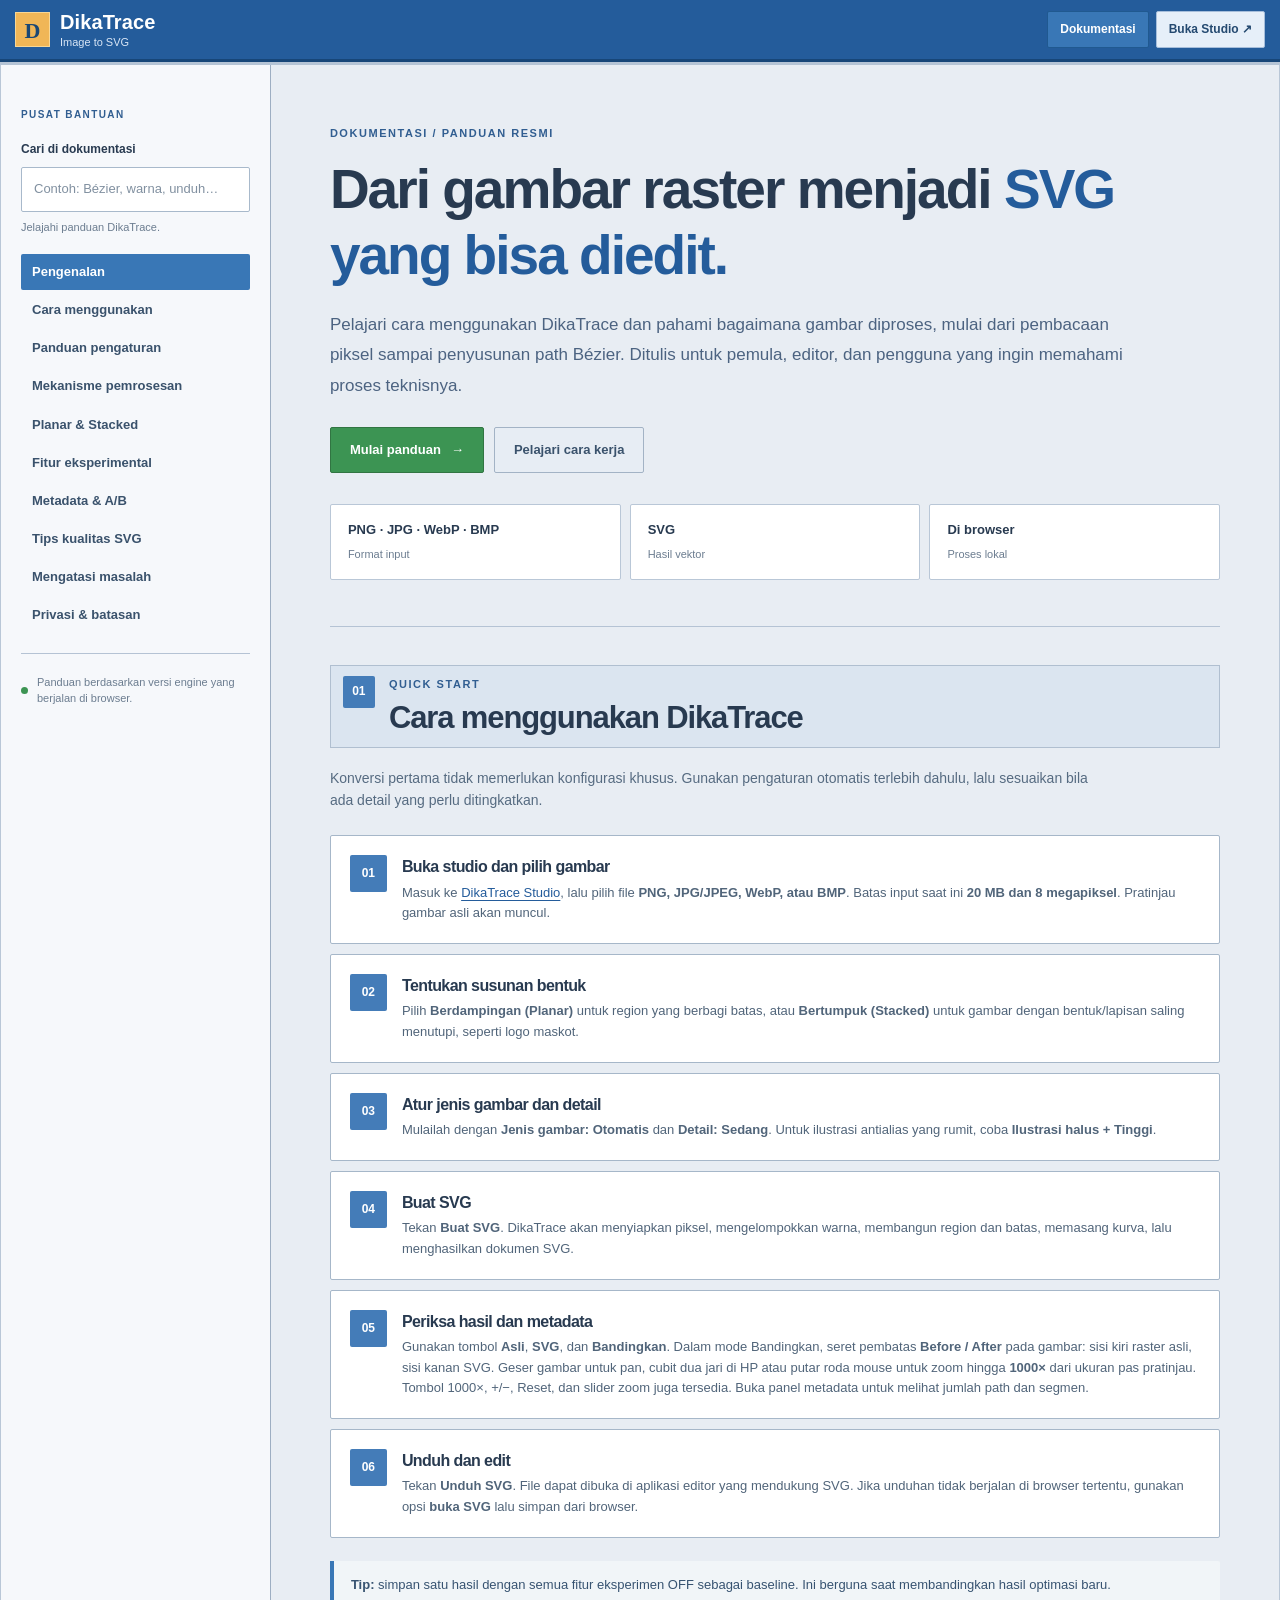
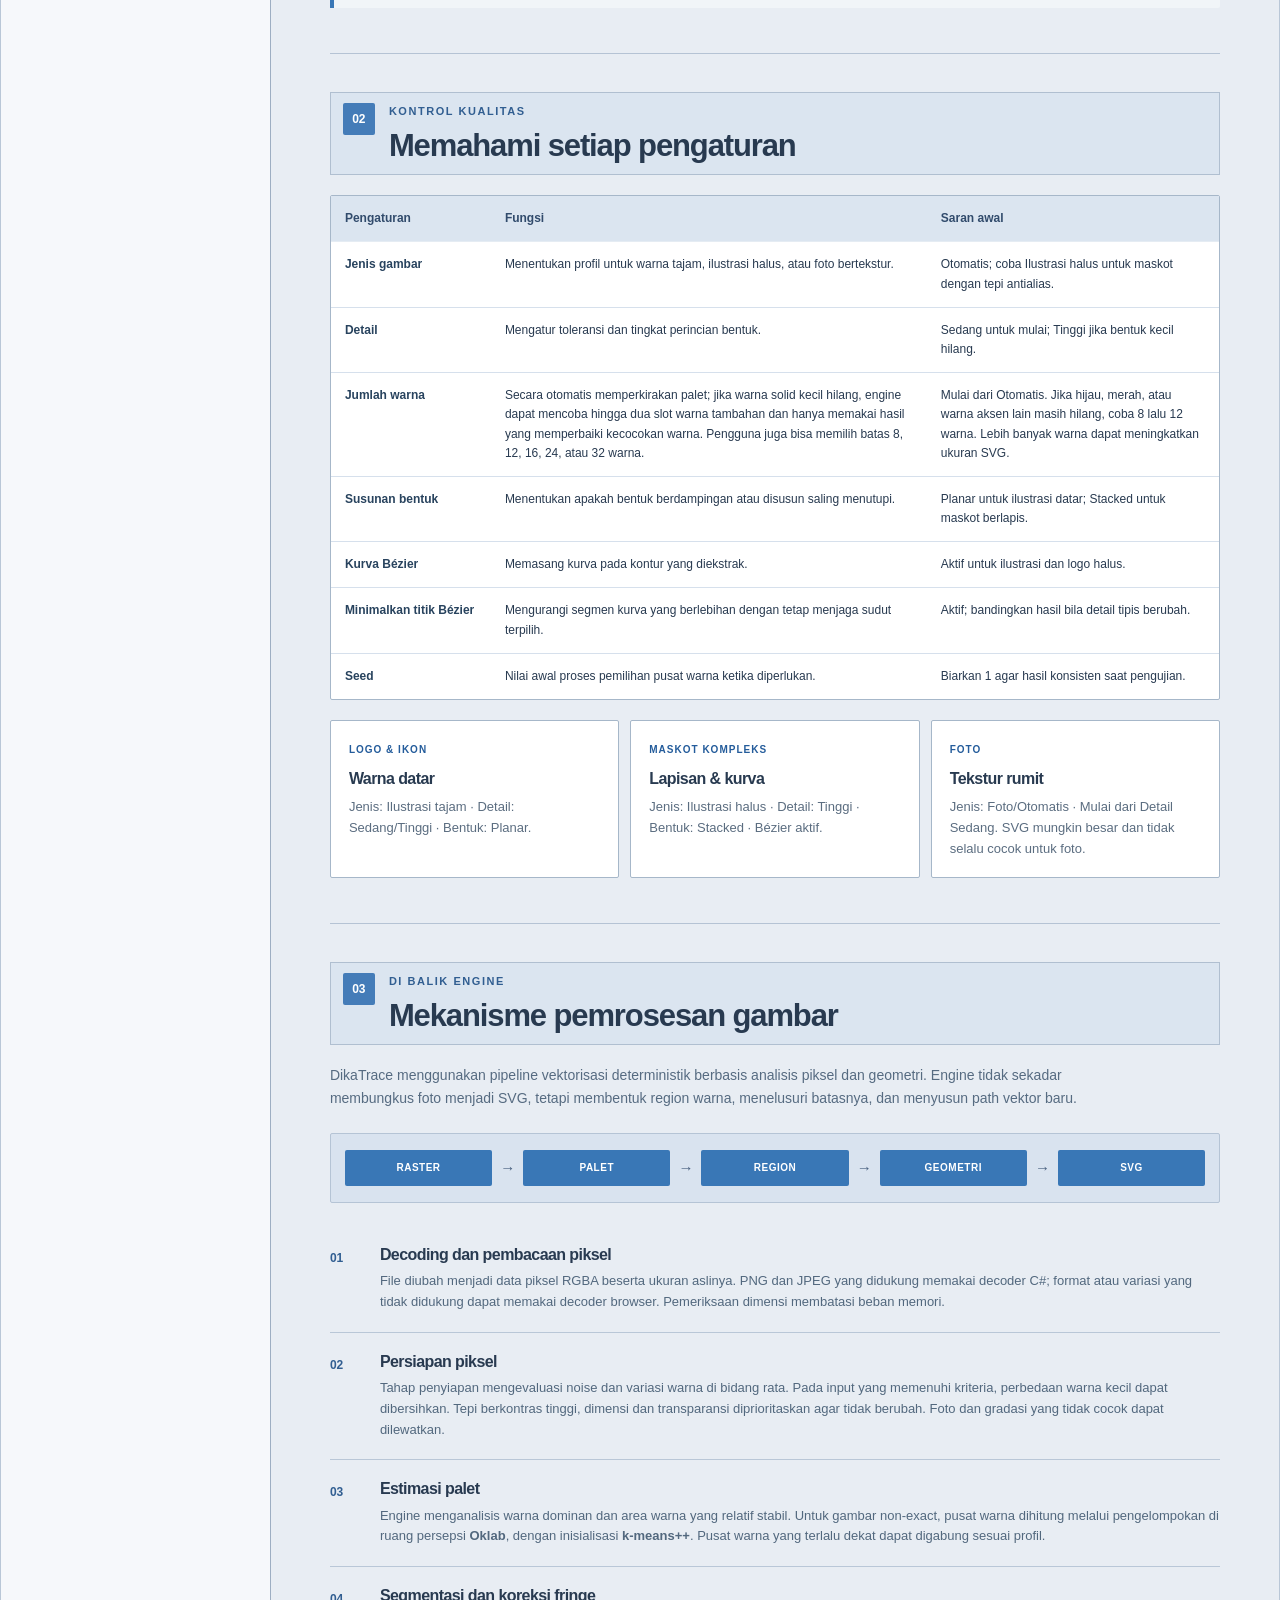
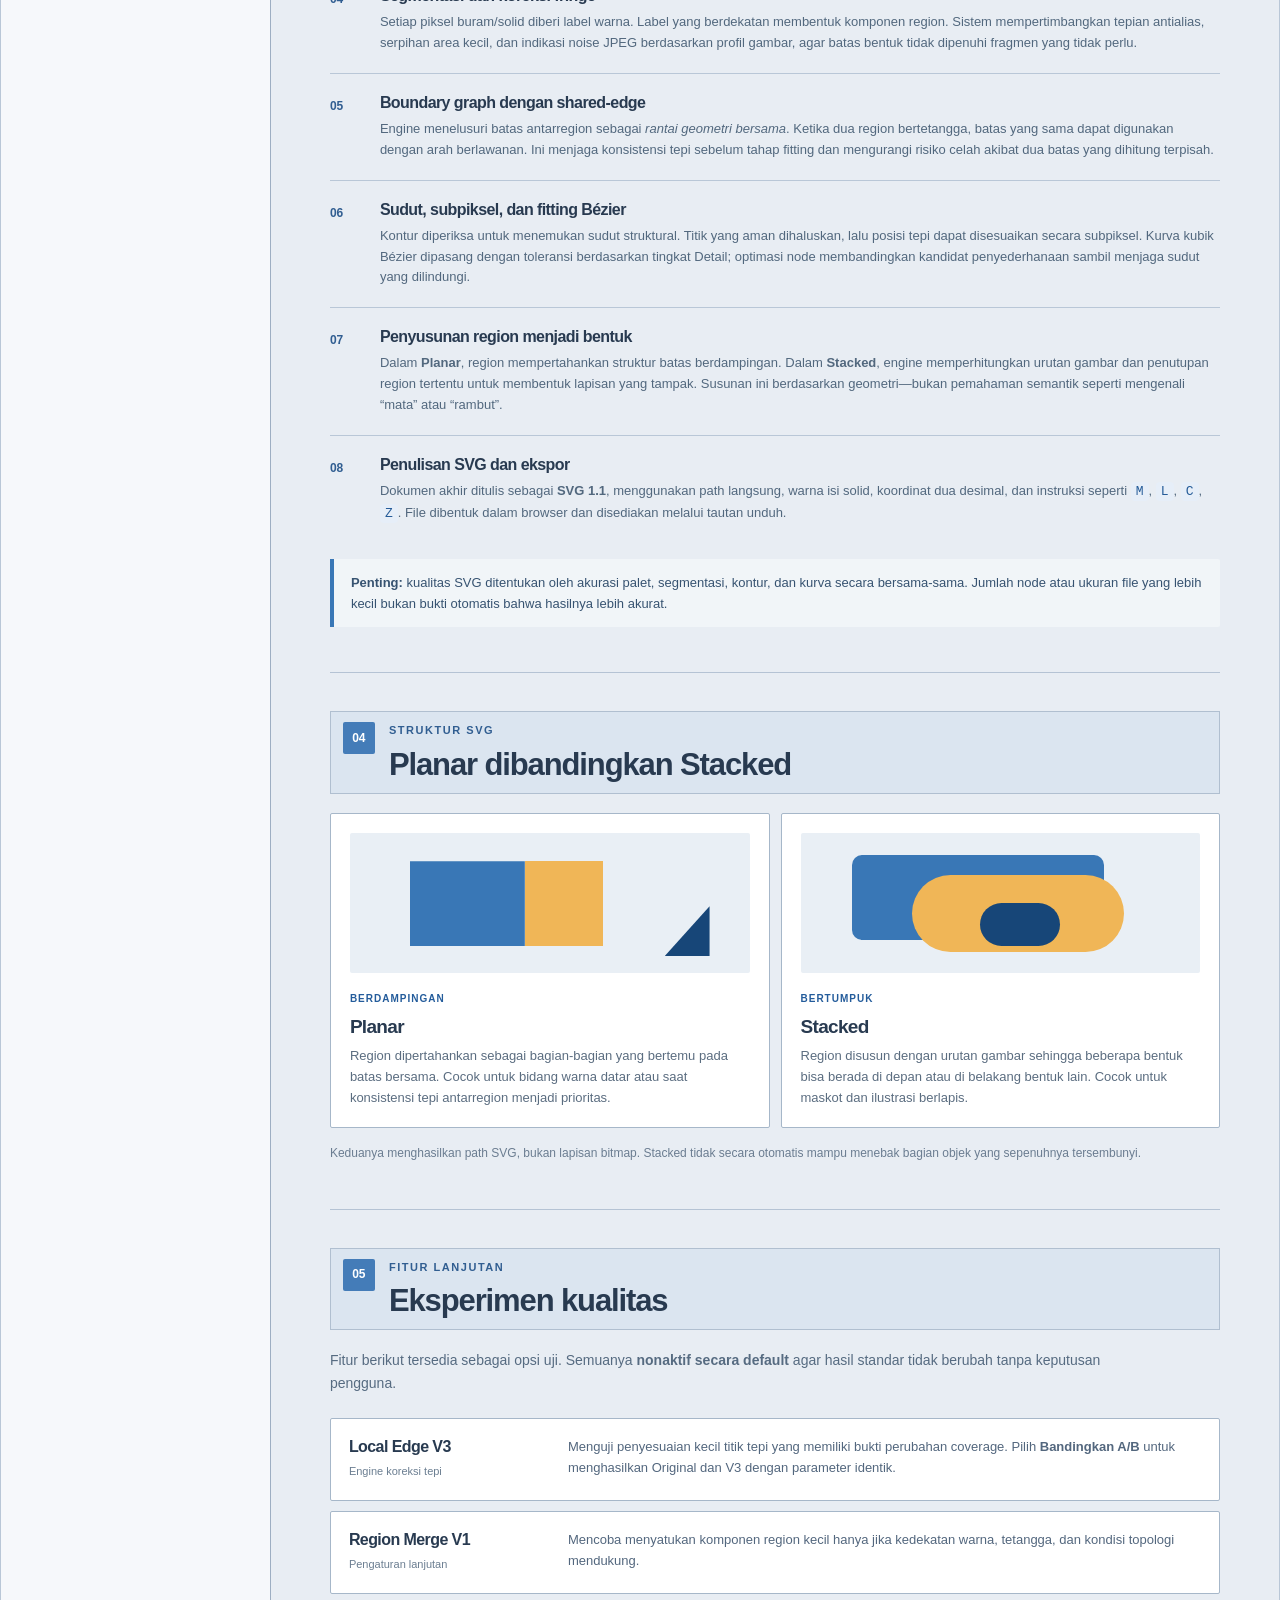
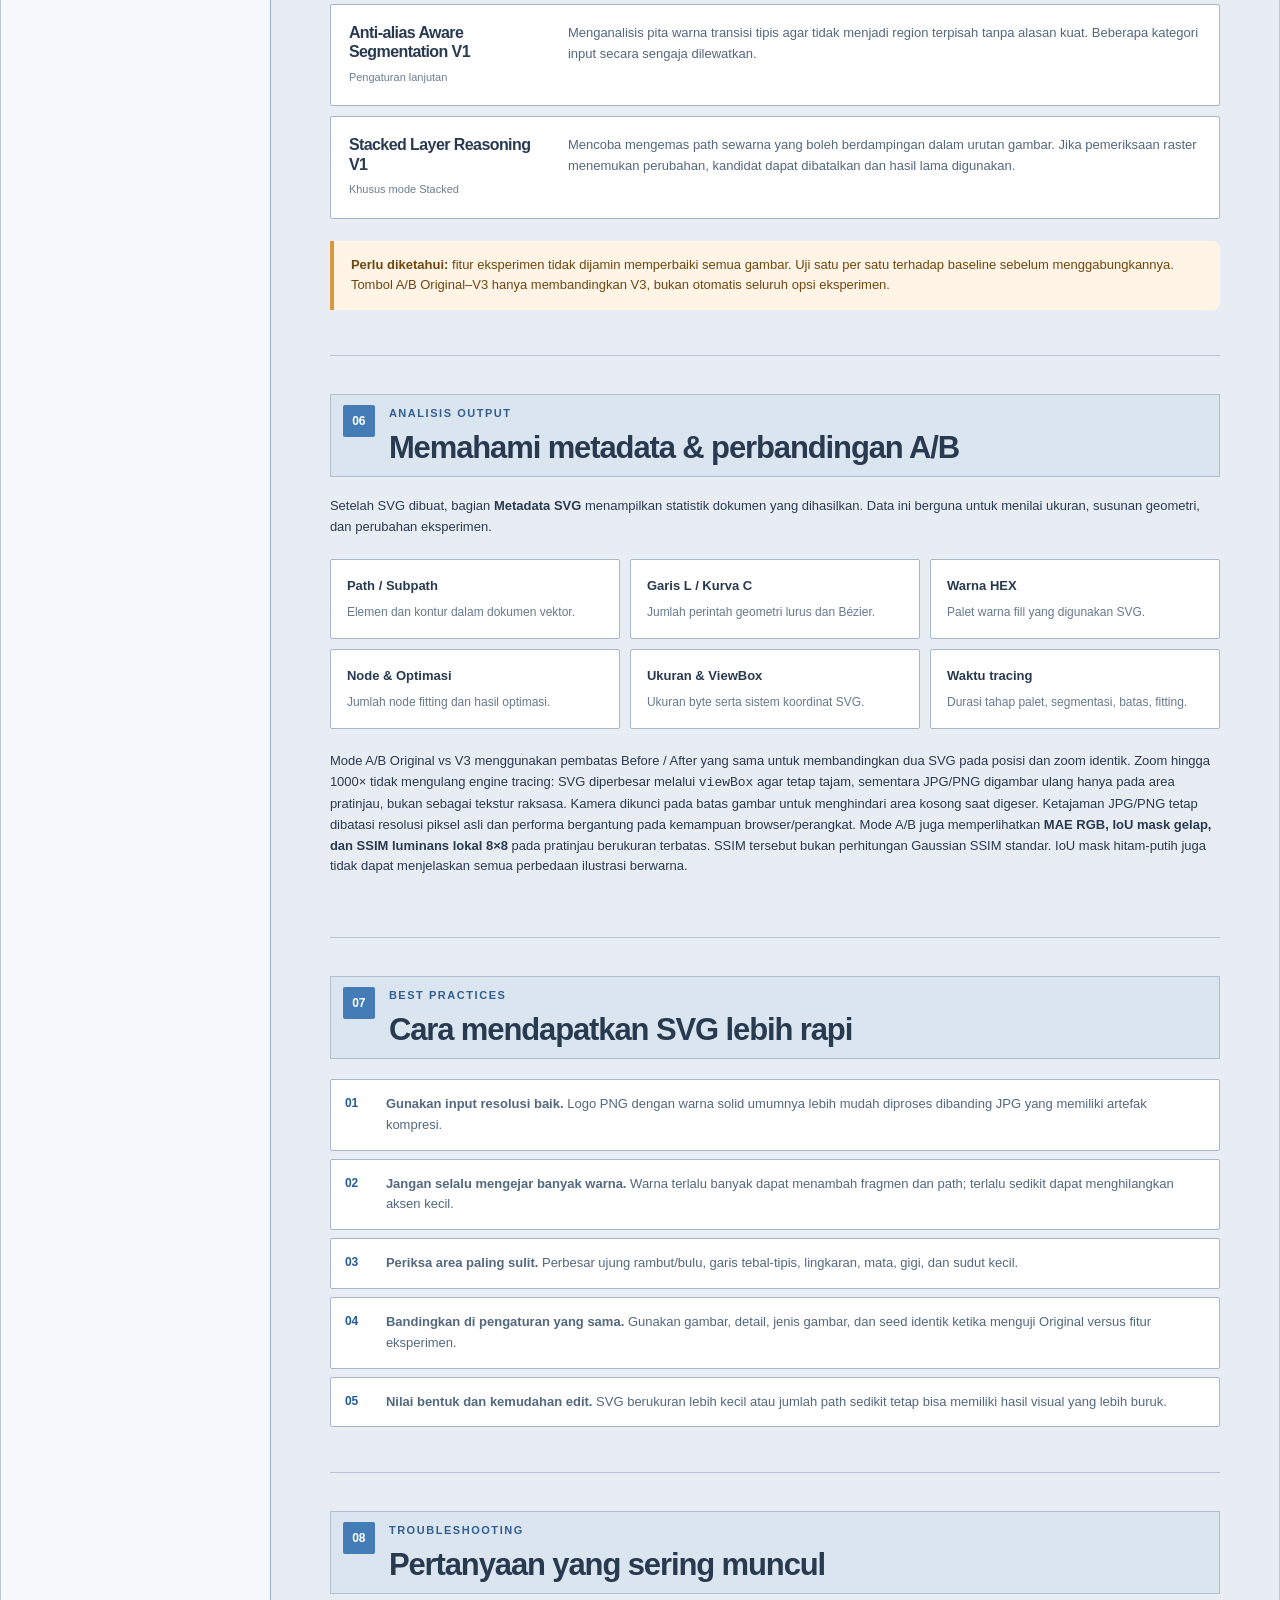
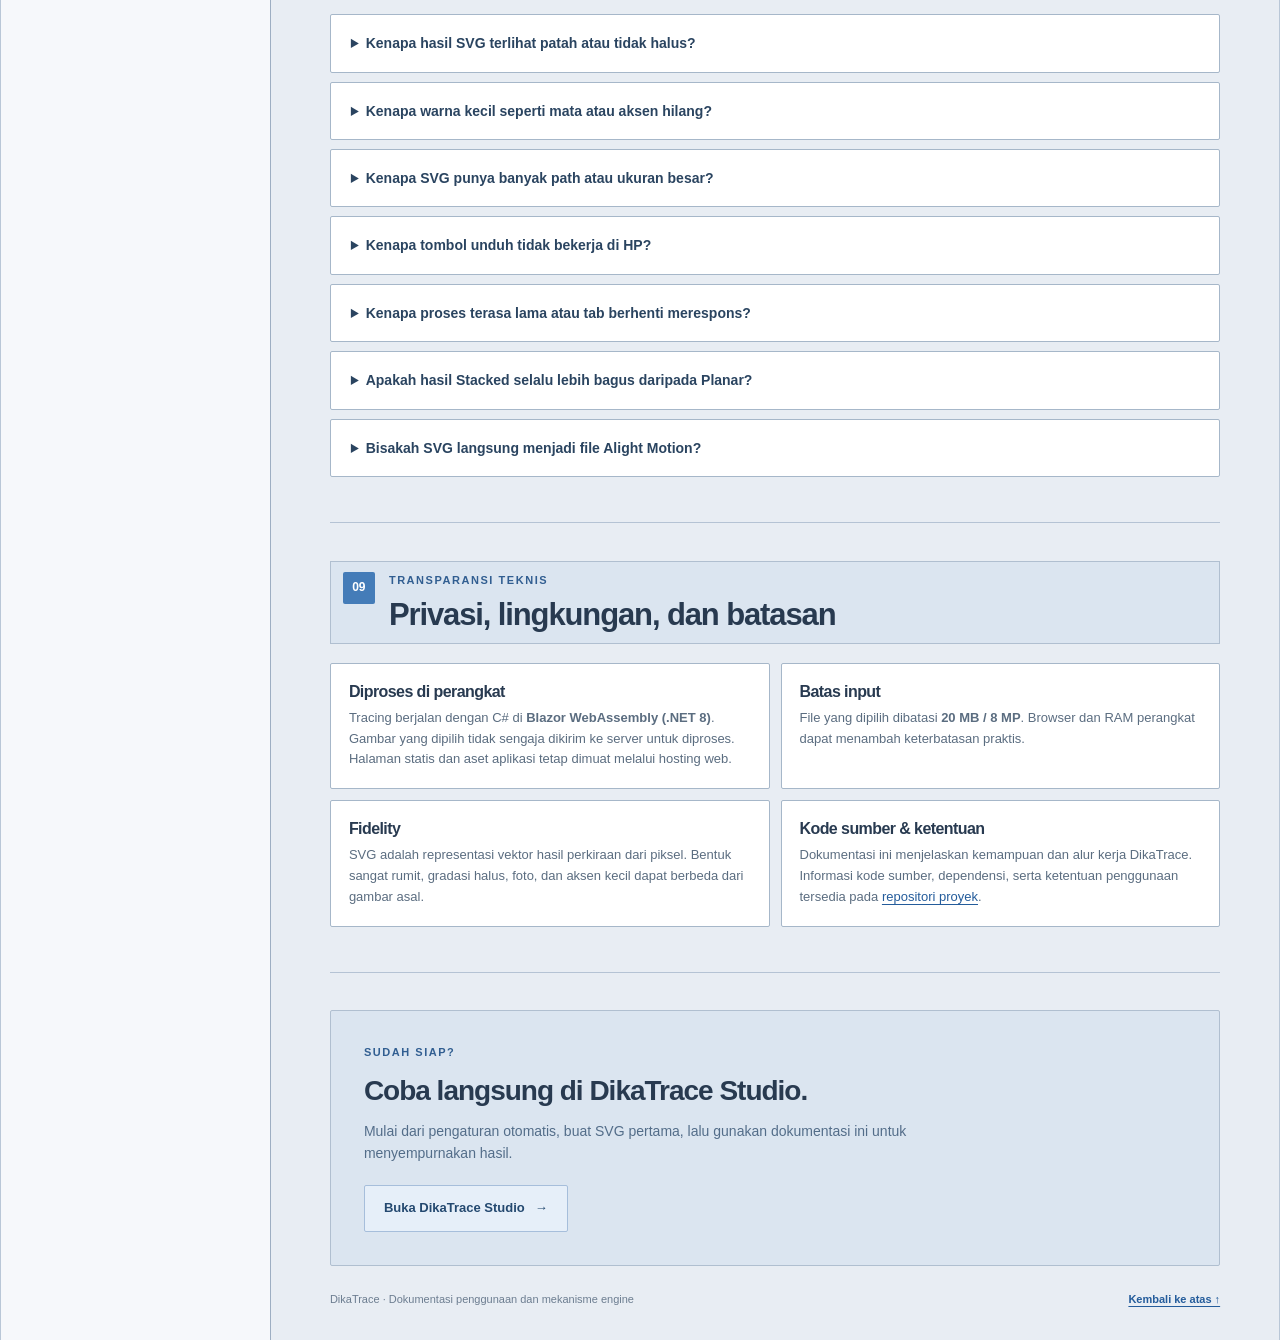
<file: Vecto.Browser/wwwroot/docs/index.html>
<!doctype html>
<html lang="id">
<head>
  <meta charset="utf-8">
  <meta name="viewport" content="width=device-width, initial-scale=1">
  <meta name="theme-color" content="#235ca4">
  <meta name="description" content="Dokumentasi resmi DikaTrace: panduan image-to-SVG, pengaturan kualitas, pipeline vektorisasi, metadata, dan penyelesaian masalah.">
  <title>Dokumentasi DikaTrace — Panduan & Cara Kerja Engine</title>
  <link rel="stylesheet" href="./docs.css?v=2">
  <script type="module" src="./docs.js?v=1"></script>
</head>
<body>
<a class="skip" href="#content">Lewati ke konten</a>
<header class="topbar">
  <div class="topbar-inner">
    <a class="brand" href="../" aria-label="DikaTrace — kembali ke studio">
      <span class="brand-initial" aria-hidden="true">D</span>
      <div class="brand-name"><strong>DikaTrace</strong><span>Image to SVG</span></div>
    </a>
    <nav class="top-links" aria-label="Navigasi utama">
      <a class="is-current" href="./" aria-current="page">Dokumentasi</a>
      <a class="studio-link" href="../">Buka Studio <span aria-hidden="true">↗</span></a>
    </nav>
  </div>
</header>
<div class="reading-progress" aria-hidden="true"><span id="reading-progress"></span></div>
<div class="documentation">
  <aside class="sidebar" aria-label="Daftar isi">
    <div class="sidebar-inner">
      <div class="sidebar-caption">PUSAT BANTUAN</div>
      <label class="search-label" for="doc-search">Cari di dokumentasi</label>
      <input id="doc-search" type="search" autocomplete="off" placeholder="Contoh: Bézier, warna, unduh…" aria-describedby="search-result">
      <p id="search-result" class="search-result" aria-live="polite">Jelajahi panduan DikaTrace.</p>
      <nav class="contents" aria-label="Bagian dokumentasi">
        <a href="#pengenalan">Pengenalan</a>
        <a href="#mulai">Cara menggunakan</a>
        <a href="#pengaturan">Panduan pengaturan</a>
        <a href="#pipeline">Mekanisme pemrosesan</a>
        <a href="#mode">Planar & Stacked</a>
        <a href="#eksperimen">Fitur eksperimental</a>
        <a href="#metadata">Metadata & A/B</a>
        <a href="#tips">Tips kualitas SVG</a>
        <a href="#masalah">Mengatasi masalah</a>
        <a href="#privasi">Privasi & batasan</a>
      </nav>
      <div class="sidebar-bottom"><span class="status-dot" aria-hidden="true"></span> Panduan berdasarkan versi engine yang berjalan di browser.</div>
    </div>
  </aside>
  <main class="main" id="content">
    <section id="pengenalan" class="doc-section hero" data-section>
      <p class="eyebrow">DOKUMENTASI / PANDUAN RESMI</p>
      <h1>Dari gambar raster menjadi <span>SVG yang bisa diedit.</span></h1>
      <p class="lead">Pelajari cara menggunakan DikaTrace dan pahami bagaimana gambar diproses, mulai dari pembacaan piksel sampai penyusunan path Bézier. Ditulis untuk pemula, editor, dan pengguna yang ingin memahami proses teknisnya.</p>
      <div class="hero-actions">
        <a class="btn btn-primary" href="#mulai">Mulai panduan <span aria-hidden="true">→</span></a>
        <a class="btn btn-quiet" href="#pipeline">Pelajari cara kerja</a>
      </div>
      <div class="keyfacts" aria-label="Kemampuan utama">
        <div><strong>PNG · JPG · WebP · BMP</strong><span>Format input</span></div>
        <div><strong>SVG</strong><span>Hasil vektor</span></div>
        <div><strong>Di browser</strong><span>Proses lokal</span></div>
      </div>
    </section>

    <section id="mulai" class="doc-section" data-section>
      <div class="section-heading"><span class="section-number">01</span><div><p class="eyebrow">QUICK START</p><h2>Cara menggunakan DikaTrace</h2></div></div>
      <p class="section-intro">Konversi pertama tidak memerlukan konfigurasi khusus. Gunakan pengaturan otomatis terlebih dahulu, lalu sesuaikan bila ada detail yang perlu ditingkatkan.</p>
      <ol class="walkthrough">
        <li><span class="step-icon">01</span><div><h3>Buka studio dan pilih gambar</h3><p>Masuk ke <a href="../">DikaTrace Studio</a>, lalu pilih file <strong>PNG, JPG/JPEG, WebP, atau BMP</strong>. Batas input saat ini <strong>20 MB dan 8 megapiksel</strong>. Pratinjau gambar asli akan muncul.</p></div></li>
        <li><span class="step-icon">02</span><div><h3>Tentukan susunan bentuk</h3><p>Pilih <strong>Berdampingan (Planar)</strong> untuk region yang berbagi batas, atau <strong>Bertumpuk (Stacked)</strong> untuk gambar dengan bentuk/lapisan saling menutupi, seperti logo maskot.</p></div></li>
        <li><span class="step-icon">03</span><div><h3>Atur jenis gambar dan detail</h3><p>Mulailah dengan <strong>Jenis gambar: Otomatis</strong> dan <strong>Detail: Sedang</strong>. Untuk ilustrasi antialias yang rumit, coba <strong>Ilustrasi halus + Tinggi</strong>.</p></div></li>
        <li><span class="step-icon">04</span><div><h3>Buat SVG</h3><p>Tekan <strong>Buat SVG</strong>. DikaTrace akan menyiapkan piksel, mengelompokkan warna, membangun region dan batas, memasang kurva, lalu menghasilkan dokumen SVG.</p></div></li>
        <li><span class="step-icon">05</span><div><h3>Periksa hasil dan metadata</h3><p>Gunakan tombol <strong>Asli</strong>, <strong>SVG</strong>, dan <strong>Bandingkan</strong>. Dalam mode Bandingkan, seret pembatas <strong>Before / After</strong> pada gambar: sisi kiri raster asli, sisi kanan SVG. Geser gambar untuk pan, cubit dua jari di HP atau putar roda mouse untuk zoom hingga <strong>1000×</strong> dari ukuran pas pratinjau. Tombol 1000×, +/−, Reset, dan slider zoom juga tersedia. Buka panel metadata untuk melihat jumlah path dan segmen.</p></div></li>
        <li><span class="step-icon">06</span><div><h3>Unduh dan edit</h3><p>Tekan <strong>Unduh SVG</strong>. File dapat dibuka di aplikasi editor yang mendukung SVG. Jika unduhan tidak berjalan di browser tertentu, gunakan opsi <strong>buka SVG</strong> lalu simpan dari browser.</p></div></li>
      </ol>
      <div class="note"><strong>Tip:</strong> simpan satu hasil dengan semua fitur eksperimen OFF sebagai baseline. Ini berguna saat membandingkan hasil optimasi baru.</div>
    </section>

    <section id="pengaturan" class="doc-section" data-section>
      <div class="section-heading"><span class="section-number">02</span><div><p class="eyebrow">KONTROL KUALITAS</p><h2>Memahami setiap pengaturan</h2></div></div>
      <div class="table-wrap">
        <table>
          <thead><tr><th>Pengaturan</th><th>Fungsi</th><th>Saran awal</th></tr></thead>
          <tbody>
            <tr><th scope="row">Jenis gambar</th><td>Menentukan profil untuk warna tajam, ilustrasi halus, atau foto bertekstur.</td><td>Otomatis; coba Ilustrasi halus untuk maskot dengan tepi antialias.</td></tr>
            <tr><th scope="row">Detail</th><td>Mengatur toleransi dan tingkat perincian bentuk.</td><td>Sedang untuk mulai; Tinggi jika bentuk kecil hilang.</td></tr>
            <tr><th scope="row">Jumlah warna</th><td>Secara otomatis memperkirakan palet; jika warna solid kecil hilang, engine dapat mencoba hingga dua slot warna tambahan dan hanya memakai hasil yang memperbaiki kecocokan warna. Pengguna juga bisa memilih batas 8, 12, 16, 24, atau 32 warna.</td><td>Mulai dari Otomatis. Jika hijau, merah, atau warna aksen lain masih hilang, coba 8 lalu 12 warna. Lebih banyak warna dapat meningkatkan ukuran SVG.</td></tr>
            <tr><th scope="row">Susunan bentuk</th><td>Menentukan apakah bentuk berdampingan atau disusun saling menutupi.</td><td>Planar untuk ilustrasi datar; Stacked untuk maskot berlapis.</td></tr>
            <tr><th scope="row">Kurva Bézier</th><td>Memasang kurva pada kontur yang diekstrak.</td><td>Aktif untuk ilustrasi dan logo halus.</td></tr>
            <tr><th scope="row">Minimalkan titik Bézier</th><td>Mengurangi segmen kurva yang berlebihan dengan tetap menjaga sudut terpilih.</td><td>Aktif; bandingkan hasil bila detail tipis berubah.</td></tr>
            <tr><th scope="row">Seed</th><td>Nilai awal proses pemilihan pusat warna ketika diperlukan.</td><td>Biarkan 1 agar hasil konsisten saat pengujian.</td></tr>
          </tbody>
        </table>
      </div>
      <div class="preset-grid">
        <article class="preset"><span class="preset-label">LOGO & IKON</span><h3>Warna datar</h3><p>Jenis: Ilustrasi tajam · Detail: Sedang/Tinggi · Bentuk: Planar.</p></article>
        <article class="preset"><span class="preset-label">MASKOT KOMPLEKS</span><h3>Lapisan & kurva</h3><p>Jenis: Ilustrasi halus · Detail: Tinggi · Bentuk: Stacked · Bézier aktif.</p></article>
        <article class="preset"><span class="preset-label">FOTO</span><h3>Tekstur rumit</h3><p>Jenis: Foto/Otomatis · Mulai dari Detail Sedang. SVG mungkin besar dan tidak selalu cocok untuk foto.</p></article>
      </div>
    </section>

    <section id="pipeline" class="doc-section" data-section>
      <div class="section-heading"><span class="section-number">03</span><div><p class="eyebrow">DI BALIK ENGINE</p><h2>Mekanisme pemrosesan gambar</h2></div></div>
      <p class="section-intro">DikaTrace menggunakan pipeline vektorisasi deterministik berbasis analisis piksel dan geometri. Engine tidak sekadar membungkus foto menjadi SVG, tetapi membentuk region warna, menelusuri batasnya, dan menyusun path vektor baru.</p>
      <div class="pipeline-overview" role="img" aria-label="Alur pemrosesan: Input raster, persiapan piksel, palet, segmentasi, boundary graph, fitting Bézier, penyusunan bentuk, SVG">
        <span>RASTER</span><b aria-hidden="true">→</b><span>PALET</span><b aria-hidden="true">→</b><span>REGION</span><b aria-hidden="true">→</b><span>GEOMETRI</span><b aria-hidden="true">→</b><span>SVG</span>
      </div>
      <div class="pipeline-list">
        <article class="pipeline-step"><span>01</span><div><h3>Decoding dan pembacaan piksel</h3><p>File diubah menjadi data piksel RGBA beserta ukuran aslinya. PNG dan JPEG yang didukung memakai decoder C#; format atau variasi yang tidak didukung dapat memakai decoder browser. Pemeriksaan dimensi membatasi beban memori.</p></div></article>
        <article class="pipeline-step"><span>02</span><div><h3>Persiapan piksel</h3><p>Tahap penyiapan mengevaluasi noise dan variasi warna di bidang rata. Pada input yang memenuhi kriteria, perbedaan warna kecil dapat dibersihkan. Tepi berkontras tinggi, dimensi dan transparansi diprioritaskan agar tidak berubah. Foto dan gradasi yang tidak cocok dapat dilewatkan.</p></div></article>
        <article class="pipeline-step"><span>03</span><div><h3>Estimasi palet</h3><p>Engine menganalisis warna dominan dan area warna yang relatif stabil. Untuk gambar non-exact, pusat warna dihitung melalui pengelompokan di ruang persepsi <strong>Oklab</strong>, dengan inisialisasi <strong>k-means++</strong>. Pusat warna yang terlalu dekat dapat digabung sesuai profil.</p></div></article>
        <article class="pipeline-step"><span>04</span><div><h3>Segmentasi dan koreksi fringe</h3><p>Setiap piksel buram/solid diberi label warna. Label yang berdekatan membentuk komponen region. Sistem mempertimbangkan tepian antialias, serpihan area kecil, dan indikasi noise JPEG berdasarkan profil gambar, agar batas bentuk tidak dipenuhi fragmen yang tidak perlu.</p></div></article>
        <article class="pipeline-step"><span>05</span><div><h3>Boundary graph dengan shared-edge</h3><p>Engine menelusuri batas antarregion sebagai <em>rantai geometri bersama</em>. Ketika dua region bertetangga, batas yang sama dapat digunakan dengan arah berlawanan. Ini menjaga konsistensi tepi sebelum tahap fitting dan mengurangi risiko celah akibat dua batas yang dihitung terpisah.</p></div></article>
        <article class="pipeline-step"><span>06</span><div><h3>Sudut, subpiksel, dan fitting Bézier</h3><p>Kontur diperiksa untuk menemukan sudut struktural. Titik yang aman dihaluskan, lalu posisi tepi dapat disesuaikan secara subpiksel. Kurva kubik Bézier dipasang dengan toleransi berdasarkan tingkat Detail; optimasi node membandingkan kandidat penyederhanaan sambil menjaga sudut yang dilindungi.</p></div></article>
        <article class="pipeline-step"><span>07</span><div><h3>Penyusunan region menjadi bentuk</h3><p>Dalam <strong>Planar</strong>, region mempertahankan struktur batas berdampingan. Dalam <strong>Stacked</strong>, engine memperhitungkan urutan gambar dan penutupan region tertentu untuk membentuk lapisan yang tampak. Susunan ini berdasarkan geometri—bukan pemahaman semantik seperti mengenali “mata” atau “rambut”.</p></div></article>
        <article class="pipeline-step"><span>08</span><div><h3>Penulisan SVG dan ekspor</h3><p>Dokumen akhir ditulis sebagai <strong>SVG 1.1</strong>, menggunakan path langsung, warna isi solid, koordinat dua desimal, dan instruksi seperti <code>M</code>, <code>L</code>, <code>C</code>, <code>Z</code>. File dibentuk dalam browser dan disediakan melalui tautan unduh.</p></div></article>
      </div>
      <div class="note"><strong>Penting:</strong> kualitas SVG ditentukan oleh akurasi palet, segmentasi, kontur, dan kurva secara bersama-sama. Jumlah node atau ukuran file yang lebih kecil bukan bukti otomatis bahwa hasilnya lebih akurat.</div>
    </section>

    <section id="mode" class="doc-section" data-section>
      <div class="section-heading"><span class="section-number">04</span><div><p class="eyebrow">STRUKTUR SVG</p><h2>Planar dibandingkan Stacked</h2></div></div>
      <div class="mode-grid">
        <article class="mode-card">
          <div class="mode-visual planar-visual" aria-hidden="true"><i></i><i></i><i></i></div>
          <span class="mode-tag">BERDAMPINGAN</span><h3>Planar</h3>
          <p>Region dipertahankan sebagai bagian-bagian yang bertemu pada batas bersama. Cocok untuk bidang warna datar atau saat konsistensi tepi antarregion menjadi prioritas.</p>
        </article>
        <article class="mode-card">
          <div class="mode-visual stacked-visual" aria-hidden="true"><i></i><i></i><i></i></div>
          <span class="mode-tag">BERTUMPUK</span><h3>Stacked</h3>
          <p>Region disusun dengan urutan gambar sehingga beberapa bentuk bisa berada di depan atau di belakang bentuk lain. Cocok untuk maskot dan ilustrasi berlapis.</p>
        </article>
      </div>
      <p class="fineprint">Keduanya menghasilkan path SVG, bukan lapisan bitmap. Stacked tidak secara otomatis mampu menebak bagian objek yang sepenuhnya tersembunyi.</p>
    </section>

    <section id="eksperimen" class="doc-section" data-section>
      <div class="section-heading"><span class="section-number">05</span><div><p class="eyebrow">FITUR LANJUTAN</p><h2>Eksperimen kualitas</h2></div></div>
      <p class="section-intro">Fitur berikut tersedia sebagai opsi uji. Semuanya <strong>nonaktif secara default</strong> agar hasil standar tidak berubah tanpa keputusan pengguna.</p>
      <div class="feature-list">
        <article><div><h3>Local Edge V3</h3><span>Engine koreksi tepi</span></div><p>Menguji penyesuaian kecil titik tepi yang memiliki bukti perubahan coverage. Pilih <strong>Bandingkan A/B</strong> untuk menghasilkan Original dan V3 dengan parameter identik.</p></article>
        <article><div><h3>Region Merge V1</h3><span>Pengaturan lanjutan</span></div><p>Mencoba menyatukan komponen region kecil hanya jika kedekatan warna, tetangga, dan kondisi topologi mendukung.</p></article>
        <article><div><h3>Anti-alias Aware Segmentation V1</h3><span>Pengaturan lanjutan</span></div><p>Menganalisis pita warna transisi tipis agar tidak menjadi region terpisah tanpa alasan kuat. Beberapa kategori input secara sengaja dilewatkan.</p></article>
        <article><div><h3>Stacked Layer Reasoning V1</h3><span>Khusus mode Stacked</span></div><p>Mencoba mengemas path sewarna yang boleh berdampingan dalam urutan gambar. Jika pemeriksaan raster menemukan perubahan, kandidat dapat dibatalkan dan hasil lama digunakan.</p></article>
      </div>
      <div class="warning"><strong>Perlu diketahui:</strong> fitur eksperimen tidak dijamin memperbaiki semua gambar. Uji satu per satu terhadap baseline sebelum menggabungkannya. Tombol A/B Original–V3 hanya membandingkan V3, bukan otomatis seluruh opsi eksperimen.</div>
    </section>

    <section id="metadata" class="doc-section" data-section>
      <div class="section-heading"><span class="section-number">06</span><div><p class="eyebrow">ANALISIS OUTPUT</p><h2>Memahami metadata & perbandingan A/B</h2></div></div>
      <p>Setelah SVG dibuat, bagian <strong>Metadata SVG</strong> menampilkan statistik dokumen yang dihasilkan. Data ini berguna untuk menilai ukuran, susunan geometri, dan perubahan eksperimen.</p>
      <div class="metric-grid">
        <div><strong>Path / Subpath</strong><span>Elemen dan kontur dalam dokumen vektor.</span></div>
        <div><strong>Garis L / Kurva C</strong><span>Jumlah perintah geometri lurus dan Bézier.</span></div>
        <div><strong>Warna HEX</strong><span>Palet warna fill yang digunakan SVG.</span></div>
        <div><strong>Node & Optimasi</strong><span>Jumlah node fitting dan hasil optimasi.</span></div>
        <div><strong>Ukuran & ViewBox</strong><span>Ukuran byte serta sistem koordinat SVG.</span></div>
        <div><strong>Waktu tracing</strong><span>Durasi tahap palet, segmentasi, batas, fitting.</span></div>
      </div>
      <p>Mode A/B Original vs V3 menggunakan pembatas Before / After yang sama untuk membandingkan dua SVG pada posisi dan zoom identik. Zoom hingga 1000× tidak mengulang engine tracing: SVG diperbesar melalui <code>viewBox</code> agar tetap tajam, sementara JPG/PNG digambar ulang hanya pada area pratinjau, bukan sebagai tekstur raksasa. Kamera dikunci pada batas gambar untuk menghindari area kosong saat digeser. Ketajaman JPG/PNG tetap dibatasi resolusi piksel asli dan performa bergantung pada kemampuan browser/perangkat. Mode A/B juga memperlihatkan <strong>MAE RGB, IoU mask gelap, dan SSIM luminans lokal 8×8</strong> pada pratinjau berukuran terbatas. SSIM tersebut bukan perhitungan Gaussian SSIM standar. IoU mask hitam-putih juga tidak dapat menjelaskan semua perbedaan ilustrasi berwarna.</p>
    </section>

    <section id="tips" class="doc-section" data-section>
      <div class="section-heading"><span class="section-number">07</span><div><p class="eyebrow">BEST PRACTICES</p><h2>Cara mendapatkan SVG lebih rapi</h2></div></div>
      <div class="advice-list">
        <div><span>01</span><p><strong>Gunakan input resolusi baik.</strong> Logo PNG dengan warna solid umumnya lebih mudah diproses dibanding JPG yang memiliki artefak kompresi.</p></div>
        <div><span>02</span><p><strong>Jangan selalu mengejar banyak warna.</strong> Warna terlalu banyak dapat menambah fragmen dan path; terlalu sedikit dapat menghilangkan aksen kecil.</p></div>
        <div><span>03</span><p><strong>Periksa area paling sulit.</strong> Perbesar ujung rambut/bulu, garis tebal-tipis, lingkaran, mata, gigi, dan sudut kecil.</p></div>
        <div><span>04</span><p><strong>Bandingkan di pengaturan yang sama.</strong> Gunakan gambar, detail, jenis gambar, dan seed identik ketika menguji Original versus fitur eksperimen.</p></div>
        <div><span>05</span><p><strong>Nilai bentuk dan kemudahan edit.</strong> SVG berukuran lebih kecil atau jumlah path sedikit tetap bisa memiliki hasil visual yang lebih buruk.</p></div>
      </div>
    </section>

    <section id="masalah" class="doc-section" data-section>
      <div class="section-heading"><span class="section-number">08</span><div><p class="eyebrow">TROUBLESHOOTING</p><h2>Pertanyaan yang sering muncul</h2></div></div>
      <div class="faq">
        <details><summary>Kenapa hasil SVG terlihat patah atau tidak halus?</summary><p>Coba aktifkan Kurva Bézier, naikkan Detail, dan periksa apakah input terlalu kecil atau terkompresi. Jangan langsung mengaktifkan semua eksperimen sekaligus.</p></details>
        <details><summary>Kenapa warna kecil seperti mata atau aksen hilang?</summary><p>Palet otomatis mengutamakan warna yang memiliki dukungan cukup pada sumber. Warna dengan area sangat kecil atau tercampur noise bisa terwakili oleh warna lain. DikaTrace mencoba melindungi warna solid yang memang ada di sumber. Jika masih hilang, pada <strong>Batas warna SVG</strong> pilih 8 atau 12 warna, lalu tekan Buat SVG ulang. Coba input PNG bersih dan bandingkan mode Ilustrasi halus/Tinggi; tidak ada jaminan setiap warna kecil dipertahankan.</p></details>
        <details><summary>Kenapa SVG punya banyak path atau ukuran besar?</summary><p>Gambar rumit memiliki lebih banyak region dan batas. Jumlah path juga dipengaruhi mode Planar/Stacked. Lihat angka segmen L/C dan hasil render, bukan hanya ukuran berkas.</p></details>
        <details><summary>Kenapa tombol unduh tidak bekerja di HP?</summary><p>Coba tautan cadangan <strong>Buka SVG lalu simpan lewat browser</strong>. Beberapa WebView membatasi unduhan dari blob URL. Browser Chrome/Firefox terbaru biasanya lebih kompatibel.</p></details>
        <details><summary>Kenapa proses terasa lama atau tab berhenti merespons?</summary><p>Tracing dan perakitan SVG mengonsumsi CPU dan memori perangkat yang digunakan. Coba input lebih kecil, Detail Sedang, atau kurangi kompleksitas gambar. Pemrosesan lokal tidak otomatis berarti instan.</p></details>
        <details><summary>Apakah hasil Stacked selalu lebih bagus daripada Planar?</summary><p>Tidak. Stacked mengubah struktur tumpukan path dan mungkin lebih cocok untuk gambar tertentu, tetapi bentuk yang sulit tetap perlu dibandingkan secara visual.</p></details>
        <details><summary>Bisakah SVG langsung menjadi file Alight Motion?</summary><p>DikaTrace mengekspor SVG standar. Konversi ke format lain perlu aplikasi atau alat konversi yang mendukung SVG; proses tersebut tidak termasuk ekspor SVG bawaan di halaman ini.</p></details>
      </div>
    </section>

    <section id="privasi" class="doc-section" data-section>
      <div class="section-heading"><span class="section-number">09</span><div><p class="eyebrow">TRANSPARANSI TEKNIS</p><h2>Privasi, lingkungan, dan batasan</h2></div></div>
      <div class="privacy-grid">
        <div><h3>Diproses di perangkat</h3><p>Tracing berjalan dengan C# di <strong>Blazor WebAssembly (.NET 8)</strong>. Gambar yang dipilih tidak sengaja dikirim ke server untuk diproses. Halaman statis dan aset aplikasi tetap dimuat melalui hosting web.</p></div>
        <div><h3>Batas input</h3><p>File yang dipilih dibatasi <strong>20 MB / 8 MP</strong>. Browser dan RAM perangkat dapat menambah keterbatasan praktis.</p></div>
        <div><h3>Fidelity</h3><p>SVG adalah representasi vektor hasil perkiraan dari piksel. Bentuk sangat rumit, gradasi halus, foto, dan aksen kecil dapat berbeda dari gambar asal.</p></div>
        <div><h3>Kode sumber & ketentuan</h3><p>Dokumentasi ini menjelaskan kemampuan dan alur kerja DikaTrace. Informasi kode sumber, dependensi, serta ketentuan penggunaan tersedia pada <a href="https://github.com/akidwush/Vectowasm" target="_blank" rel="noopener noreferrer">repositori proyek</a>.</p></div>
      </div>
    </section>

    <section class="end-cta" aria-label="Buka aplikasi">
      <p class="eyebrow">SUDAH SIAP?</p>
      <h2>Coba langsung di DikaTrace Studio.</h2>
      <p>Mulai dari pengaturan otomatis, buat SVG pertama, lalu gunakan dokumentasi ini untuk menyempurnakan hasil.</p>
      <a class="btn btn-light" href="../">Buka DikaTrace Studio <span aria-hidden="true">→</span></a>
    </section>
    <footer class="footer">
      <span>DikaTrace · Dokumentasi penggunaan dan mekanisme engine</span>
      <a href="#pengenalan">Kembali ke atas ↑</a>
    </footer>
  </main>
</div>
</body>
</html>
</file>
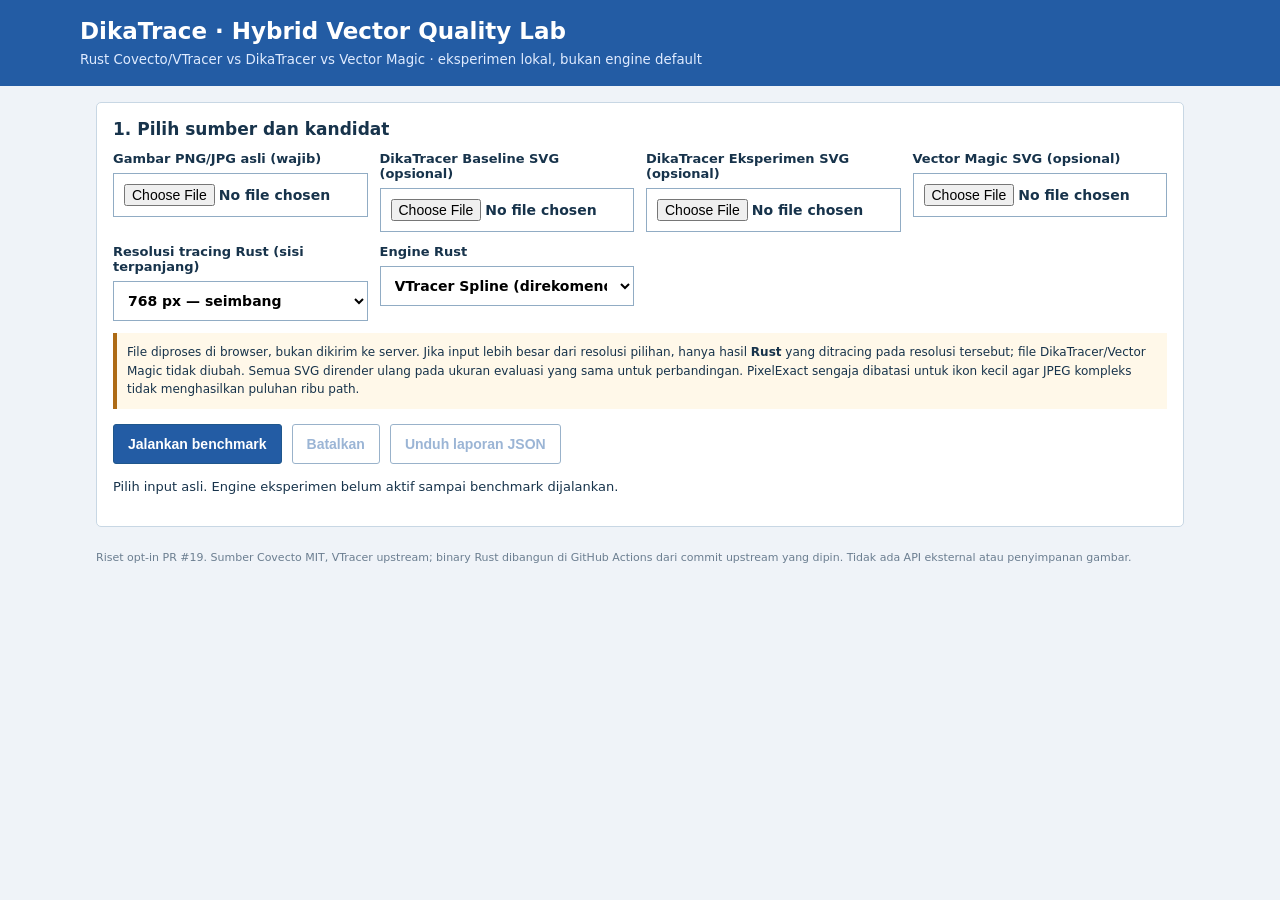
<file: Vecto.Browser/wwwroot/lab/index.html>
<!DOCTYPE html>
<html lang="id">
<head>
  <meta charset="utf-8">
  <meta name="viewport" content="width=device-width, initial-scale=1">
  <title>DikaTrace Lab — Rust VTracer Quality Gate</title>
  <meta name="theme-color" content="#235ca4">
  <style>
    :root{font-family:system-ui,-apple-system,Segoe UI,sans-serif;color:#17334b;background:#eff3f8}
    *{box-sizing:border-box}body{margin:0}main{max-width:1120px;margin:0 auto;padding:16px}
    header{background:#235ca4;color:white;padding:18px 16px}header>div{max-width:1120px;margin:auto}
    h1{font-size:23px;margin:0 0 5px}h2{font-size:17px;margin:0 0 12px}h3{font-size:14px}
    p,li{line-height:1.55}small,.muted{color:#5a6e80}header small{color:#dfebff}
    .card{background:white;border:1px solid #c8d7e4;padding:16px;margin-bottom:14px;border-radius:5px}
    .settings{display:grid;grid-template-columns:repeat(auto-fit,minmax(230px,1fr));gap:12px}
    label{font-weight:600;display:flex;flex-direction:column;gap:7px;font-size:13px}
    input[type=file],select{background:white;border:1px solid #91acc4;max-width:100%;padding:10px;font:inherit;font-size:14px}
    .row{display:flex;gap:10px;flex-wrap:wrap;align-items:center;margin-top:15px}
    button,a.action{border:1px solid #1f578c;background:#235ca4;color:white;padding:11px 14px;font-size:14px;font-weight:700;cursor:pointer;text-decoration:none;border-radius:3px}
    button:disabled,a.disabled{opacity:.45;pointer-events:none;cursor:default}
    button.secondary{color:#235ca4;background:white}.alert{border-left:4px solid #ad6a14;background:#fff8e9;padding:10px;font-size:12px}
    .scroll{overflow:auto}table{border-collapse:collapse;width:100%;min-width:780px;text-align:left}
    th,td{border-bottom:1px solid #d4dfea;padding:8px;font-size:12px;white-space:nowrap}
    th{color:#3b5f7c;background:#edf3f9}tbody tr:first-child{background:#eaf7ee}
    .previews{display:grid;grid-template-columns:repeat(auto-fit,minmax(170px,1fr));gap:10px}
    .preview{border:1px solid #d6e1eb;padding:9px;min-width:0}
    .preview img{display:block;width:100%;height:auto;aspect-ratio:1/1;object-fit:contain;background:white}
    .preview strong{display:block;overflow-wrap:anywhere;font-size:12px;padding-top:7px}
    .preview a{color:#235ca4;font-size:12px}#status{font-size:13px;white-space:pre-wrap;overflow-wrap:anywhere}
    #winner{font-weight:700;font-size:16px}footer{padding:10px 0;font-size:11px;color:#6b7e90}
    @media(max-width:480px){main{padding:10px}.card{padding:12px}h1{font-size:19px}}
  </style>
</head>
<body>
<header><div><h1>DikaTrace · Hybrid Vector Quality Lab</h1>
<small>Rust Covecto/VTracer vs DikaTracer vs Vector Magic · eksperimen lokal, bukan engine default</small></div></header>
<main>
  <section class="card">
    <h2>1. Pilih sumber dan kandidat</h2>
    <div class="settings">
      <label>Gambar PNG/JPG asli (wajib)
        <input type="file" id="input" accept="image/png,image/jpeg,image/webp" required>
      </label>
      <label>DikaTracer Baseline SVG (opsional)
        <input type="file" id="baseline" accept=".svg,image/svg+xml">
      </label>
      <label>DikaTracer Eksperimen SVG (opsional)
        <input type="file" id="experimental" accept=".svg,image/svg+xml">
      </label>
      <label>Vector Magic SVG (opsional)
        <input type="file" id="reference" accept=".svg,image/svg+xml">
      </label>
      <label>Resolusi tracing Rust (sisi terpanjang)
        <select id="maxSide">
          <option value="512">512 px — cepat / HP</option>
          <option value="768" selected>768 px — seimbang</option>
          <option value="1024">1024 px — detail tinggi</option>
        </select>
      </label>
      <label>Engine Rust
        <select id="engine">
          <option value="spline" selected>VTracer Spline (direkomendasikan untuk harimau)</option>
          <option value="both">Spline + PixelExact (hanya ikon flat kecil)</option>
        </select>
      </label>
    </div>
    <p class="alert">File diproses di browser, bukan dikirim ke server. Jika input lebih besar dari resolusi pilihan, hanya hasil <strong>Rust</strong> yang ditracing pada resolusi tersebut; file DikaTracer/Vector Magic tidak diubah. Semua SVG dirender ulang pada ukuran evaluasi yang sama untuk perbandingan. PixelExact sengaja dibatasi untuk ikon kecil agar JPEG kompleks tidak menghasilkan puluhan ribu path.</p>
    <div class="row">
      <button id="start">Jalankan benchmark</button>
      <button id="cancel" class="secondary" disabled>Batalkan</button>
      <button id="export" class="secondary" disabled>Unduh laporan JSON</button>
    </div>
    <p id="status" role="status">Pilih input asli. Engine eksperimen belum aktif sampai benchmark dijalankan.</p>
  </section>
  <section class="card" id="output" hidden>
    <h2>2. Hasil pengukuran</h2>
    <p id="winner"></p>
    <p class="muted">Penilaian: MAE warna + SSIM lokal 8×8 + error warna aksen kecil. Jika kualitas hampir seri, pilih SVG dengan perintah geometri lebih sedikit. IoU mengukur mask piksel gelap, bukan semua warna. Penghitungan segmen dari token command SVG bersifat perkiraan.</p>
    <div class="scroll"><table id="metrics"><thead><tr>
      <th>SVG</th><th>MAE ↓</th><th>SSIM lokal ↑</th><th>IoU gelap ↑</th>
      <th>MAE aksen ↓</th><th>Path</th><th>Subpath</th><th>Command</th><th>Ukuran</th><th>Waktu</th><th>Nilai ↓</th>
    </tr></thead><tbody></tbody></table></div>
    <h3>Visual hasil SVG</h3><div class="previews" id="previews"></div>
    <p class="alert">Menang pada skor ini ≠ pasti setara Vector Magic. Pastikan juga mata, gigi, bulu halus, dan bentuk layer benar saat diperbesar. Pada gambar dengan transparansi, metrik dibandingkan setelah dikomposit ke latar putih.</p>
  </section>
  <footer>Riset opt-in PR #19. Sumber Covecto MIT, VTracer upstream; binary Rust dibangun di GitHub Actions dari commit upstream yang dipin. Tidak ada API eksternal atau penyimpanan gambar.</footer>
</main>
<script type="module" src="./lab.mjs"></script>
</body>
</html>
</file>
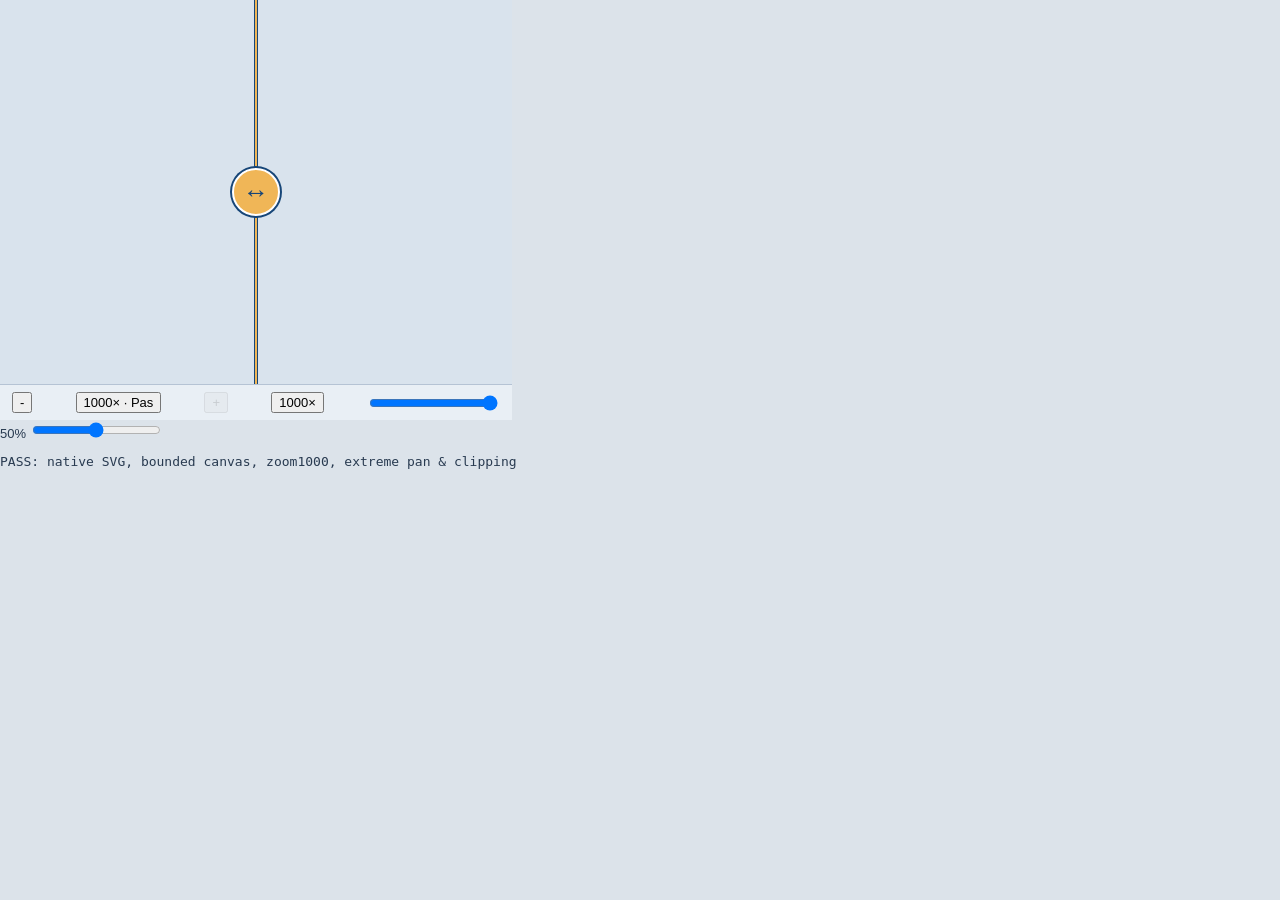
<file: Vecto.Browser/wwwroot/js/tests/preview-browser-smoke.html>
<!doctype html>
<html lang="en">
<head>
<meta charset="utf-8"><title>Native SVG + raster zoom smoke</title>
<link rel="stylesheet" href="../../css/app.css">
<style>body{margin:0}#root{width:512px}#view{width:512px;height:384px}#root .preview-stage{height:384px}</style>
</head>
<body data-smoke="running">
<div id="root" class="preview-widget" data-comparison="true">
 <div class="preview-stage">
  <div id="view" class="preview-viewport" data-preview-viewport tabindex="0">
   <div class="preview-layer preview-before" data-preview-before>
    <canvas data-preview-raster></canvas><div data-preview-vector class="preview-native-svg"></div>
   </div>
   <div class="preview-layer preview-reveal" data-preview-after>
    <canvas data-preview-raster></canvas><div data-preview-vector class="preview-native-svg"></div>
   </div>
   <div class="preview-divider"><div class="preview-divider-line"></div></div>
   <div class="preview-divider-handle" data-preview-handle role="slider" tabindex="0" aria-valuenow="50">↔</div>
   <span data-preview-loading class="preview-loading" hidden>Loading</span>
  </div>
 </div>
 <div class="workspace-bottom">
  <button data-preview-zoom-out>-</button>
  <button data-preview-reset>1× · Pas</button>
  <button data-preview-zoom-in>+</button>
  <button data-preview-max>1000×</button>
  <input data-preview-zoom-range type="range" min="0" max="1000">
 </div>
 <span data-preview-split-label></span>
 <input data-preview-split-range type="range" min="0" max="100" value="50">
</div>
<pre id="result">RUNNING</pre>
<script src="../vecto-preview.js"></script>
<script>
(async function () {
 const out = document.querySelector("#result");
 function assert(ok, why) { if (!ok) throw new Error(why); }
 function frame() { return new Promise(resolve => requestAnimationFrame(() => requestAnimationFrame(resolve))); }
 function sleep(ms) { return new Promise(resolve => setTimeout(resolve, ms)); }
 async function loaded() {
   for (let i=0;i<60;i++) {
     if (document.querySelector("[data-preview-after] svg") &&
         document.querySelector("[data-preview-loading]").hidden) return;
     await sleep(40);
   }
   throw new Error("SVG/raster did not load");
 }
 try {
   const image = document.createElement("canvas");
   image.width=image.height=64;
   const ctx=image.getContext("2d");
   ctx.fillStyle="#e97d17";ctx.fillRect(0,0,64,64);
   const png=image.toDataURL("image/png");
   const svg='<'+'svg xmlns="http://www.w3.org/2000/svg" width="64" height="64" viewBox="0 0 64 64"><path fill="#186dd3" d="M0 0 H64 V64 H0 Z" /></svg>';
   const svgURL="data:image/svg+xml;charset=UTF-8,"+encodeURIComponent(svg);
   const root=document.getElementById("root");
   window.vectoPreview.mount(root,png,svgURL,false,true);
   await loaded();await frame();
   const raster=root.querySelector("[data-preview-before] canvas");
   const vector=root.querySelector("[data-preview-after] svg");
   assert(raster.width<=2048&&raster.height<=1536,"Canvas exceeded viewport cap");
   assert(vector.querySelectorAll("path").length===1,"SVG path lost in native viewBox");
   assert(getComputedStyle(root.querySelector("[data-preview-after]")).clipPath.includes("50%"),
      "Comparison right-half clip broken");
   let vb=vector.getAttribute("viewBox").split(/\s+/).map(Number);
   const fullWidth=vb[2];
   const px=raster.getContext("2d").getImageData(
      Math.round(raster.width/2),Math.round(raster.height/2),1,1).data;
   assert(px[0]>180&&px[1]>60&&px[1]<180,"Raster center not painted");
   root.querySelector("[data-preview-max]").click();
   await frame();
   vb=vector.getAttribute("viewBox").split(/\s+/).map(Number);
   assert(vb[2]>0&&vb[2]<=fullWidth/999.9,"Native SVG did not zoom 1000x");
   assert(raster.width<=2048&&raster.height<=1536,"Zoom allocated giant canvas");
   for(let i=0;i<20;i++) {
     root.querySelector("[data-preview-zoom-in]").click();
     root.querySelector("[data-preview-zoom-out]").click();
   }
   // After repeated +/- clicks, explicitly return to 1000x. Fit-to-screen
   // legitimately letterboxes a non-matching aspect ratio and should not
   // be mistaken for the blank GPU tiles reported at high magnification.
   root.querySelector("[data-preview-max]").click();
   await frame();
   const v=root.querySelector("[data-preview-viewport]");
   v.dispatchEvent(new PointerEvent("pointerdown",{bubbles:true,pointerId:31,pointerType:"touch",clientX:160,clientY:180,button:0}));
   v.dispatchEvent(new PointerEvent("pointermove",{bubbles:true,pointerId:31,pointerType:"touch",clientX:100000,clientY:-100000,button:0}));
   v.dispatchEvent(new PointerEvent("pointerup",{bubbles:true,pointerId:31,pointerType:"touch",clientX:100000,clientY:-100000,button:0}));
   await frame();
   vb=vector.getAttribute("viewBox").split(/\s+/).map(Number);
   assert(vb.every(Number.isFinite)&&vb[2]>0&&vb[3]>0,"Nonfinite/negative native SVG crop");
   assert(vb[0]>=-1e-5&&vb[0]+vb[2]<=64+1e-5 &&
          vb[1]>=-1e-5&&vb[1]+vb[3]<=64+1e-5,
          "Pan escaped image bounds, would show a white blank");
   assert(getComputedStyle(raster).transform==="none","Large compositor transform still active");
   window.vectoPreview.dispose(root);
   document.body.dataset.smoke="pass";
   out.textContent="PASS: native SVG, bounded canvas, zoom1000, extreme pan & clipping";
 } catch(e){
   document.body.dataset.smoke="fail";
   out.textContent="FAIL: "+String(e.stack||e);
 }
})();
</script>
</body></html>
</file>
<file: Vecto.Browser/wwwroot/docs/docs.css>
/* DikaTrace Docs — flat, responsive, typography-first. No images or third-party CSS. */
:root {
  /* Exact UI palette from DikaTrace Studio wwwroot/css/app.css. */
  --ink:#283a50; --muted:#6c7d90; --navy:#174678; --blue:#245c9b;
  --blue-2:#3977b6; --soft:#dbe5f0; --surface:#ffffff; --paper:#dce3ea;
  --line:#b9c7d7; --green:#3c9453; --warn:#8e4e09;
  font-family:Tahoma,"Segoe UI",Arial,sans-serif;
  color:var(--ink);background:var(--paper);font-size:13px;line-height:1.6;
}
*{box-sizing:border-box}
html{scroll-behavior:smooth;scroll-padding-top:96px}
body{margin:0;min-width:280px}
a{color:var(--blue);text-underline-offset:3px}
a:hover{color:var(--navy)}
button,input{font:inherit}
a:focus-visible,button:focus-visible,input:focus-visible,summary:focus-visible{
  outline:3px solid #8ab8ee;outline-offset:3px
}
[hidden]{display:none!important}
.skip{position:fixed;top:-100px;left:10px;z-index:30;padding:10px 15px;background:white}
.skip:focus{top:10px}
.topbar{background:#fff;border-bottom:1px solid var(--line);position:sticky;top:0;z-index:10}
.topbar-inner{max-width:1440px;margin:auto;padding:11px 30px;display:flex;align-items:center;justify-content:space-between;gap:20px}
.identity{display:flex;align-items:center;gap:11px;text-decoration:none;color:var(--ink)}
.identity-mark{display:grid;place-items:center;width:42px;height:42px;flex-shrink:0;background:var(--blue);color:#fff;font-family:Georgia,serif;font-size:29px;font-weight:700;border-radius:9px}
.identity strong{display:block;letter-spacing:-.035em;font-size:20px;line-height:1.25}
.identity small{display:block;color:var(--muted);font-size:11px;line-height:1.3}
.top-links{display:flex;gap:8px;align-items:center;white-space:nowrap}
.top-links a{font-size:13px;text-decoration:none;font-weight:650;padding:9px 14px;border-radius:8px}
.top-links .is-current{color:var(--blue);background:var(--soft)}
.top-links .studio-link{color:#fff;background:var(--blue)}
.top-links .studio-link:hover{background:var(--navy)}
.reading-progress{height:3px;background:#e5edf5;position:sticky;top:65px;z-index:11}
.reading-progress span{display:block;background:var(--green);width:0;height:100%;transition:width .1s linear}
.documentation{display:grid;grid-template-columns:minmax(230px,270px) minmax(0,1fr);max-width:1440px;margin:0 auto}
.sidebar{border-right:1px solid var(--line);min-width:0;background:#f1f5fa}
.sidebar-inner{position:sticky;top:78px;padding:29px 20px 30px;max-height:calc(100dvh - 84px);overflow-y:auto}
.sidebar-caption{color:var(--blue);font-size:10px;letter-spacing:.14em;font-weight:800;margin-bottom:17px}
.search-label{display:block;font-size:12px;font-weight:700;margin-bottom:8px}
#doc-search{width:100%;border:1px solid #c4d4e5;background:#fff;border-radius:8px;padding:11px 12px;font-size:13px;color:var(--ink);appearance:auto}
#doc-search::placeholder{color:#8190a0}
.search-result{font-size:11px;color:var(--muted);margin:7px 0 17px;min-height:17px}
.contents{display:flex;flex-direction:column;gap:2px}
.contents a{color:#455b73;text-decoration:none;font-size:13px;font-weight:550;border-radius:7px;padding:9px 11px;line-height:1.4}
.contents a:hover,.contents a.active{color:var(--blue);background:#e0ebf7}
.contents a.active{font-weight:750}
.sidebar-bottom{display:flex;align-items:center;gap:9px;color:var(--muted);font-size:11px;border-top:1px solid var(--line);padding-top:20px;margin-top:19px;line-height:1.5}
.status-dot{flex:0 0 7px;width:7px;height:7px;background:var(--green);border-radius:50%}
.main{min-width:0;padding:29px clamp(20px,4.6vw,72px) 35px;max-width:1100px;width:100%;margin:0 auto}
.doc-section{padding:38px 0 45px;border-bottom:1px solid var(--line);scroll-margin-top:95px}
.hero{padding-top:31px;padding-bottom:46px}
.eyebrow{font-size:11px;font-weight:800;letter-spacing:.14em;color:var(--blue);margin:0 0 13px}
h1,h2,h3,p{overflow-wrap:break-word}
h1,h2,h3{line-height:1.2;letter-spacing:-.036em}
h1{max-width:830px;font-weight:800;font-size:clamp(32px,4.4vw,55px);margin:0}
h1 span{color:var(--blue)}
h2{font-size:clamp(23px,2.6vw,31px);margin:0}
h3{font-size:16px;margin:0 0 7px;font-weight:750}
p{margin:0 0 15px}
.lead{font-size:clamp(14px,1.7vw,17px);color:#4e6379;line-height:1.8;max-width:800px;margin:22px 0 25px}
.hero-actions{display:flex;gap:10px;flex-wrap:wrap}
.btn{display:inline-flex;gap:10px;align-items:center;justify-content:center;padding:12px 19px;font-weight:750;font-size:13px;text-decoration:none;border-radius:8px}
.btn-primary{background:var(--blue);color:#fff}
.btn-primary:hover{background:var(--navy);color:#fff}
.btn-quiet{background:#e6eef8;color:var(--blue)}
.btn-light{background:white;color:var(--navy)}
.keyfacts{display:grid;grid-template-columns:repeat(3,minmax(0,1fr));gap:9px;margin-top:31px}
.keyfacts>div{padding:15px 17px;background:#fff;border:1px solid var(--line);border-radius:9px;min-width:0}
.keyfacts strong{display:block;font-size:13px}
.keyfacts span{display:block;font-size:11px;color:var(--muted);margin-top:5px}
.section-heading{display:flex;gap:14px;align-items:start;margin-bottom:16px}
.section-number{width:36px;height:36px;flex:0 0 36px;border-radius:8px;color:var(--blue);background:var(--soft);font-size:12px;font-weight:800;display:grid;place-items:center}
.section-heading .eyebrow{margin:0 0 6px}
.section-intro{color:#566b81;max-width:780px;font-size:14px;margin-bottom:24px}
.walkthrough{padding:0;margin:23px 0;list-style:none;display:grid;gap:10px}
.walkthrough>li{display:flex;align-items:flex-start;gap:15px;background:#fff;border:1px solid var(--line);padding:19px;border-radius:10px}
.step-icon{display:grid;place-items:center;background:var(--navy);color:white;width:37px;height:37px;border-radius:9px;flex:0 0 37px;font-size:12px;font-weight:800}
.walkthrough h3{margin:2px 0 6px}
.walkthrough p{margin:0;font-size:13px;color:#51657a}
.note{background:#e8f2fa;border-left:4px solid var(--blue);color:#375371;padding:13px 17px;border-radius:0 8px 8px 0;font-size:13px;line-height:1.65}
.warning{background:#fff4e5;border-left:4px solid #d89840;color:#6e460f;padding:14px 17px;border-radius:0 8px 8px 0;font-size:13px}
.table-wrap{overflow:auto;background:white;border:1px solid var(--line);border-radius:9px;margin:20px 0}
table{border-collapse:collapse;width:100%;min-width:570px}
th,td{font-size:12px;text-align:left;vertical-align:top;padding:13px 14px;border-bottom:1px solid #e5ecf3;line-height:1.6}
thead th{background:#e9f1f9;color:#345574;font-size:12px}
tbody th{width:160px;color:#28435e}
tbody tr:last-child td,tbody tr:last-child th{border-bottom:0}
.preset-grid,.mode-grid,.privacy-grid{display:grid;grid-template-columns:repeat(2,minmax(0,1fr));gap:11px}
.preset-grid{grid-template-columns:repeat(3,minmax(0,1fr))}
.preset{background:#fff;border:1px solid var(--line);border-radius:10px;padding:18px}
.preset-label,.mode-tag{color:var(--blue);letter-spacing:.1em;font-weight:800;font-size:10px}
.preset h3{margin:9px 0}
.preset p,.mode-card p,.privacy-grid p{color:#5b6d80;font-size:13px;margin-bottom:0}
.pipeline-overview{background:var(--navy);color:#fff;border-radius:11px;padding:16px 14px;display:flex;align-items:center;justify-content:space-between;gap:8px;flex-wrap:wrap;margin:23px 0}
.pipeline-overview span{background:#2f6ba9;border-radius:6px;flex:1 1 93px;min-width:65px;padding:10px 7px;text-align:center;font-size:10px;font-weight:800;letter-spacing:.05em}
.pipeline-overview b{font-size:15px;font-weight:600;color:#bfd7ed}
.pipeline-list{display:grid;gap:0}
.pipeline-step{display:flex;gap:18px;padding:19px 0;border-bottom:1px solid var(--line)}
.pipeline-step:last-child{border-bottom:0}
.pipeline-step>span{color:var(--blue);font-size:12px;font-weight:800;flex:0 0 32px;padding-top:4px}
.pipeline-step h3{margin:0 0 7px}
.pipeline-step p{color:#52687e;font-size:13px;margin:0}
.pipeline-step code{background:#e6eef8;color:#245b98;padding:2px 5px;border-radius:4px}
#pipeline .note{margin-top:15px}
.mode-card{border:1px solid var(--line);border-radius:10px;padding:19px;background:#fff}
.mode-visual{height:140px;background:#f0f5fa;border-radius:8px;position:relative;overflow:hidden;margin-bottom:18px}
.mode-visual i{display:block;position:absolute;width:115px;height:85px}
.planar-visual i:first-child{left:15%;top:28px;background:#346ca8;clip-path:polygon(0 0,100% 0,100% 100%,0 100%)}
.planar-visual i:nth-child(2){left:calc(15% + 115px);top:28px;background:#ed9c45;width:78px}
.planar-visual i:nth-child(3){right:10%;bottom:17px;background:#e2644c;width:45px;height:50px;clip-path:polygon(0 100%,100% 100%,100% 0)}
.stacked-visual i:first-child{left:13%;top:22px;background:#346ca8;width:63%;height:85px;border-radius:10px}
.stacked-visual i:nth-child(2){left:28%;top:42px;background:#ed9c45;width:53%;height:77px;border-radius:45px}
.stacked-visual i:nth-child(3){left:45%;top:70px;background:#e2644c;width:20%;height:43px;border-radius:45px}
.mode-tag{display:block;margin-bottom:9px}
.mode-card h3{font-size:19px}
.fineprint{font-size:12px;color:#6b7d91;margin:16px 0 0}
.feature-list{display:grid;gap:10px;margin:19px 0 22px}
.feature-list article{background:#fff;border:1px solid var(--line);border-radius:10px;padding:18px;display:grid;grid-template-columns:minmax(140px,200px) minmax(0,1fr);gap:19px}
.feature-list article h3{margin:0 0 5px}
.feature-list article span{font-size:11px;color:#6b7e91}
.feature-list article p{margin:0;font-size:13px;color:#53677e}
.metric-grid{display:grid;grid-template-columns:repeat(3,minmax(0,1fr));gap:10px;margin:22px 0}
.metric-grid>div{background:#fff;border:1px solid var(--line);border-radius:9px;padding:16px}
.metric-grid strong{display:block;font-size:13px;margin-bottom:6px}
.metric-grid span{font-size:12px;color:#66798d;display:block}
.advice-list{display:grid;gap:8px;margin-top:20px}
.advice-list>div{display:flex;gap:15px;align-items:start;padding:14px;background:white;border:1px solid var(--line);border-radius:9px}
.advice-list span{font-weight:800;color:var(--blue);font-size:12px;flex:0 0 26px}
.advice-list p{font-size:13px;margin:0;color:#52687e}
.faq{display:grid;gap:9px;margin-top:20px}
.faq details{background:#fff;border:1px solid var(--line);border-radius:9px;padding:0 16px}
.faq summary{font-size:14px;font-weight:700;padding:17px 4px;cursor:pointer;color:#2a4460}
.faq details[open]{background:#f9fbfe;border-color:#b8cfe7}
.faq details p{font-size:13px;color:#53677d;margin:0 4px 17px}
.privacy-grid>div{background:white;border:1px solid var(--line);border-radius:9px;padding:18px}
.end-cta{background:var(--navy);border-radius:13px;color:white;padding:33px;scroll-margin-top:100px;margin-top:37px}
.end-cta .eyebrow{color:#adcfea}
.end-cta h2{font-size:28px;margin:0 0 12px}
.end-cta p:not(.eyebrow){font-size:14px;color:#d6e6f6;max-width:620px}
.end-cta .btn{margin-top:5px}
.footer{display:flex;justify-content:space-between;gap:12px;color:#728399;font-size:11px;padding:25px 0 0}
.footer a{font-weight:650}
@media(max-width:1080px){
  .documentation{grid-template-columns:220px minmax(0,1fr)}
  .main{padding:25px 26px}
  .sidebar-inner{padding:24px 13px}
  .preset-grid{grid-template-columns:1fr 1fr}
}
@media(max-width:760px){
  html{scroll-padding-top:86px}
  .topbar-inner{padding:9px 14px}
  .reading-progress{top:60px}
  .documentation{display:block}
  .sidebar{border-right:0;border-bottom:1px solid var(--line);background:#f1f5fa}
  .sidebar-inner{position:static;max-height:none;overflow:visible;padding:12px 15px}
  .sidebar-caption,.sidebar-bottom{display:none}
  .search-label{font-size:11px;margin:0 0 5px}
  #doc-search{padding:9px 12px}
  .search-result{margin:5px 0 7px}
  .contents{flex-direction:row;overflow-x:auto;gap:5px;padding-bottom:6px;scrollbar-width:thin}
  .contents a{white-space:nowrap;padding:7px 10px;background:#e7eef6;border-radius:6px;font-size:12px;flex-shrink:0}
  .main{max-width:none;padding:18px 18px 35px}
  .hero{padding-top:14px}
  .doc-section{scroll-margin-top:80px;padding:29px 0 34px}
  .section-number{width:30px;height:30px;flex-basis:30px}
  .preset-grid,.metric-grid{grid-template-columns:repeat(2,minmax(0,1fr))}
  .pipeline-overview{justify-content:flex-start}
  .pipeline-overview span{flex-basis:25%}
}
@media(max-width:480px){
  :root{font-size:14px}
  .topbar-inner{gap:6px}
  .identity{gap:7px}
  .identity-mark{width:34px;height:34px;font-size:23px;border-radius:7px}
  .identity strong{font-size:16px}
  .identity small{font-size:9px}
  .top-links{gap:4px}
  .top-links a{padding:8px 9px;font-size:11px}
  .main{padding:16px 14px 26px}
  .hero{padding-top:12px}
  .hero-actions .btn{flex:1 1 auto;padding:11px 12px}
  .keyfacts{grid-template-columns:1fr 1fr}
  .keyfacts>div{padding:12px}
  .keyfacts>div:last-child{grid-column:1 / -1}
  .walkthrough>li{padding:14px;gap:10px}
  .step-icon{width:31px;height:31px;flex-basis:31px;border-radius:7px}
  .preset-grid,.mode-grid,.metric-grid,.privacy-grid{grid-template-columns:1fr}
  .feature-list article{grid-template-columns:1fr;gap:7px}
  .section-heading{gap:9px}
  .pipeline-overview{gap:4px;padding:10px}
  .pipeline-overview span{font-size:9px;flex-basis:29%}
  .pipeline-overview b{font-size:11px}
  .end-cta{padding:23px 18px}
  .end-cta h2{font-size:23px}
  .footer{flex-direction:column}
}
@media(prefers-reduced-motion:reduce){
  html{scroll-behavior:auto}
  *,*::before,*::after{transition:none!important;animation:none!important}
}


/*
 * DikaTrace documentation visual parity with the actual Studio shell.
 * Keep these CSS values synchronized with ../css/app.css when rebranding.
 * Shared studio tokens: #dce3ea, #e8edf3, #245c9b, #174678,
 * #f0b657, #194775, #f8d795, #dbe5f0, #3c9453.
 */

/* Same blue header, gold D mark, font, dimensions, and subtitle as Studio. */
.topbar{
  background:#245c9b;
  border-bottom:3px solid #174678;
}
.topbar-inner{
  max-width:1450px;
  padding:10px 15px;
  gap:12px;
}
.brand{
  display:flex;align-items:center;gap:10px;
  text-decoration:none;color:#fff;min-width:0;
}
.brand:hover,.brand:focus-visible{color:#fff}
.brand-initial{
  width:35px;height:35px;flex:0 0 35px;display:grid;place-items:center;
  font-size:22px;font-family:Georgia,serif;font-weight:bold;
  color:#194775;background:#f0b657;border:1px solid #f8d795;border-radius:0;
}
.brand-name{display:flex;flex-direction:column;gap:2px;min-width:0}
.brand-name strong{font-size:20px;letter-spacing:.1px;line-height:1.2;color:#fff}
.brand-name span{font-size:11px;color:#d9e6f6;line-height:1.2}
.top-links{gap:7px}
.top-links a{
  border-radius:2px;
  padding:8px 12px;
  font-size:12px;
  border:1px solid #a6bedb;
  font-weight:bold;
}
.top-links .is-current{
  background:#3977b6;color:#fff;border-color:#205990;
}
.top-links .is-current:hover{background:#205990;color:#fff}
.top-links .studio-link{
  background:#e6eff9;color:#244970;border-color:#a6bedb;
}
.top-links .studio-link:hover{background:#d9e3ef;color:#244970}
.reading-progress{background:#b5c4d5;top:59px}
.reading-progress span{background:#3c9453}

/* Exact Studio canvas/panels instead of a separate docs site theme. */
.documentation{
  max-width:1450px;
  background:#e8edf3;
  min-height:calc(100dvh - 62px);
  border-left:1px solid #b9c7d7;
  border-right:1px solid #b9c7d7;
}
.sidebar{background:#f6f8fb;border-right:1px solid #9daec2}
.sidebar-caption{color:#315e91}
#doc-search{border:1px solid #a8b9cb;border-radius:2px}
.contents a{border-radius:2px;color:#3a526c}
.contents a:hover{color:#315e91;background:#e7edf4}
.contents a.active,.contents a.active:hover{
  color:#fff;background:#3977b6;
}
.sidebar-bottom{border-top-color:#b5c3d4}
.status-dot{background:#3c9453}
.doc-section{border-bottom-color:#b5c3d4}
.section-heading{
  background:#dbe5f0;
  border:1px solid #b0bfd0;
  padding:10px 12px;
  margin-bottom:19px;
}
.section-number{
  width:32px;height:32px;flex-basis:32px;
  border-radius:2px;background:#447cb8;color:#fff;
}
.eyebrow{color:#315e91}
h1 span{color:#245c9b}
.lead{color:#4c6381}
.keyfacts>div,.walkthrough>li,.preset,.mode-card,.metric-grid>div,
.privacy-grid>div,.advice-list>div,.faq details,.feature-list article{
  background:#fff;
  border-color:#a6b7c9;
  border-radius:2px;
}
.keyfacts>div{border-color:#b9c7d7}
.walkthrough .step-icon{border-radius:2px;background:#447cb8}
.btn{border-radius:2px}
.btn-primary{
  background:#3c9453;border:1px solid #317542;color:#fff;
}
.btn-primary:hover{background:#317542;color:#fff}
.btn-quiet{
  background:#e7edf4;border:1px solid #a3b3c5;color:#3a526c;
}
.btn-quiet:hover{background:#d9e3ef;color:#244970}
.btn-light{background:#e6eff9;color:#244970;border:1px solid #a6bedb}
.btn-light:hover{background:#d9e3ef;color:#244970}
.note{background:#f1f5f8;border-left-color:#3977b6;border-radius:0 2px 2px 0}
.table-wrap{border-color:#a6b7c9;border-radius:2px}
thead th{background:#dbe5f0;color:#314b6c}
tbody td,tbody th{border-bottom-color:#d6e0ec}
.pipeline-overview{
  background:#d9e3ef;color:#314b6c;
  border:1px solid #b5c4d5;border-radius:2px;
}
.pipeline-overview span{
  color:#fff;background:#3977b6;border-radius:2px;
}
.pipeline-overview b{color:#4c6381}
.pipeline-step{border-bottom-color:#b9c7d7}
.pipeline-step>span{color:#315e91}
.mode-visual{background:#e9eff5;border-radius:2px}
.planar-visual i:first-child,.stacked-visual i:first-child{background:#3977b6}
.planar-visual i:nth-child(2),.stacked-visual i:nth-child(2){background:#f0b657}
.planar-visual i:nth-child(3),.stacked-visual i:nth-child(3){background:#174678}
.preset-label,.mode-tag{color:#245c9b}
.faq details[open]{
  background:#f5f8fc;border-color:#a6b7c9;
}
.end-cta{
  color:#283a50;background:#dbe5f0;
  border:1px solid #b0bfd0;border-radius:2px;
}
.end-cta .eyebrow{color:#315e91}
.end-cta p:not(.eyebrow){color:#536d89}
.footer{color:#6c7d90}
a:focus-visible,button:focus-visible,input:focus-visible,summary:focus-visible{
  outline:2px solid #1b64ad;outline-offset:2px;
}

/* Keep exact brand proportions on Android/compact screens. */
@media(max-width:760px){
  .topbar-inner{padding:8px 10px}
  .reading-progress{top:49px}
  .sidebar{background:#f6f8fb;border-bottom:1px solid #b5c3d4}
  .sidebar-inner{padding:12px 10px}
  .contents a{border-radius:2px;background:#e7edf4}
  .contents a.active{background:#3977b6;color:#fff}
  .section-heading{padding:9px 10px}
}
@media(max-width:480px){
  .topbar-inner{gap:6px}
  .brand{gap:7px}
  .brand-initial{width:30px;height:30px;flex-basis:30px;font-size:20px}
  .brand-name strong{font-size:17px}
  .brand-name span{font-size:10px}
  .top-links{gap:4px}
  .top-links a{padding:7px 8px;font-size:11px}
  .section-number{width:30px;height:30px;flex-basis:30px}
}
@media(max-width:355px){
  .brand-name strong{font-size:15px}
  .brand-name span{display:none}
  .top-links a{padding:7px 6px;font-size:10px}
}
</file>
<file: Vecto.Browser/wwwroot/css/app.css>
:root{font-family:Tahoma,"Segoe UI",Arial,sans-serif;color:#283a50;background:#dce3ea;color-scheme:light;font-size:13px}
*{box-sizing:border-box}
body{margin:0}
button,input,select{font:inherit}
button{cursor:pointer}
button:disabled{opacity:.45;cursor:not-allowed}
button:focus-visible,input:focus-visible,select:focus-visible,summary:focus-visible{outline:2px solid #1b64ad;outline-offset:2px}
.app-desktop{min-height:100vh;min-height:100dvh;max-width:1450px;margin:0 auto;background:#e8edf3;border-left:1px solid #b9c7d7;border-right:1px solid #b9c7d7;display:flex;flex-direction:column}
.site-header{display:flex;justify-content:space-between;align-items:center;gap:12px;padding:10px 15px;background:#245c9b;color:#fff;border-bottom:3px solid #174678}
.brand{display:flex;align-items:center;gap:10px}
.brand-initial{width:35px;height:35px;display:grid;place-items:center;font-size:22px;font-family:Georgia,serif;font-weight:bold;color:#194775;background:#f0b657;border:1px solid #f8d795}
.brand-name{display:flex;flex-direction:column;gap:2px}
.brand-name strong{font-size:20px;letter-spacing:.1px}
.brand-name span{font-size:11px;color:#d9e6f6}
.header-reset{border:1px solid #a6bedb;background:#e6eff9;color:#244970;border-radius:2px;padding:8px 12px;font-weight:bold;font-size:12px}
.studio-layout{display:flex;flex-direction:column;gap:10px;padding:10px;flex:1}
.preview-workspace{border:1px solid #9daec2;background:#f6f8fb;min-width:0}
.workspace-toolbar{display:flex;align-items:center;justify-content:space-between;gap:8px;padding:9px 12px;background:#d9e3ef;border-bottom:1px solid #b5c4d5}
.toolbar-title{font-weight:700;color:#314b6c;font-size:13px}
.preview-switch{display:flex;align-items:center;gap:4px}
.tool-button,.zoom-controls button{padding:7px 12px;background:#e7edf4;color:#3a526c;border:1px solid #a3b3c5;border-radius:2px;font-weight:700;font-size:12px}
.tool-button.is-selected{background:#3977b6;border-color:#205990;color:#fff}
.canvas-stage{min-height:320px;height:min(57vh,610px);background:#f7f9fb;overflow:hidden}
.single-stage{display:flex;justify-content:center;align-items:center;width:100%;height:100%;padding:14px;overflow:auto}
.single-stage img{max-width:none;max-height:100%;height:auto;object-fit:contain;display:block;min-width:0}
.compare-stage{display:grid;grid-template-columns:minmax(0,1fr) minmax(0,1fr);height:100%;gap:1px;background:#b9c5d2}
.comparison-pane{min-width:0;min-height:0;display:flex;flex-direction:column;background:#f7f9fb}
.pane-heading{flex:0 0 auto;background:#e7edf4;color:#4c6381;font-weight:700;padding:8px 11px;border-bottom:1px solid #c7d2df}
.comparison-canvas{min-height:0;min-width:0;display:flex;align-items:center;justify-content:center;flex:1;overflow:auto;padding:10px}
.comparison-canvas img{max-width:none;max-height:100%;height:auto;object-fit:contain;display:block;min-width:0}
.empty-preview{width:100%;height:100%;display:flex;justify-content:center;align-items:center;text-align:center;padding:15px;color:#76879b}
.workspace-bottom{padding:7px 12px;background:#e9eff5;border-top:1px solid #b5c3d4;display:flex;justify-content:space-between;align-items:center;gap:10px}
.zoom-controls{display:flex;gap:4px}
.zoom-controls button{padding:4px 11px;min-width:33px}
.workspace-hint{color:#60738a;overflow:hidden;text-overflow:ellipsis;white-space:nowrap;font-size:11px}
.controls-grid{display:grid;grid-template-columns:minmax(0,1fr) minmax(0,1fr) minmax(0,1fr);gap:10px;align-items:start}
.control-panel{border:1px solid #a6b7c9;background:#fff;min-width:0;height:100%}
.panel-heading{background:#dbe5f0;border-bottom:1px solid #b0bfd0;display:flex;align-items:center;gap:9px;padding:10px 12px}
.step-index{background:#447cb8;color:#fff;font-weight:bold;display:grid;place-items:center;flex:0 0 22px;width:22px;height:22px;font-size:12px;border:1px solid #2c629c}
.panel-heading h2{font-size:13px;margin:0;color:#2d4867}
.panel-body{padding:13px}
.panel-body input[type=file]{width:100%;max-width:100%;font-size:12px;color:#3f5670}
.panel-body input[type=file]::file-selector-button{background:#e2ebf6;color:#245887;border:1px solid #92aaca;padding:9px 11px;cursor:pointer;margin-right:9px;font-weight:700}
.help-text{font-size:11px;color:#708198;line-height:1.6;margin:10px 0 0}
.file-details{display:flex;flex-direction:column;gap:5px;margin-top:12px;padding:9px;border:1px solid #ccd8e5;background:#f5f8fc;overflow-wrap:anywhere;font-size:11px}
.file-details span{color:#71829a}
.detected-color{background:#f1f6ef;border:1px solid #bed2b9;display:flex;justify-content:space-between;align-items:center;gap:9px;padding:9px;font-size:11px;color:#516d4c}
.detected-color strong{color:#32683e}
.setting-grid{display:grid;grid-template-columns:1fr 1fr;gap:10px;margin-top:11px}
.setting-grid label,.advanced-inside label{display:flex;flex-direction:column;gap:6px;min-width:0;font-size:11px;font-weight:700;color:#4a5d74}
.setting-grid select,.advanced-inside input:not([type=checkbox]){width:100%;min-width:0;background:#fff;color:#273e58;border:1px solid #a8b9cb;padding:9px;border-radius:2px}
.advanced-options{margin-top:12px;border-top:1px solid #e0e8f0;padding-top:9px}
.advanced-options summary{color:#315e91;font-size:11px;font-weight:bold;cursor:pointer}
.advanced-inside{display:grid;gap:10px;padding-top:11px}
.advanced-inside .check-option{flex-direction:row;gap:8px;align-items:center}
.advanced-inside .check-option input{margin:0}
.action-button,.export-button{border:1px solid #317542;border-radius:2px;background:#3c9453;color:#fff;padding:11px 12px;width:100%;font-weight:bold}
.export-button{background:#357ab9;border-color:#23619c;margin-top:10px}
.status-line{font-size:11px;color:#6a7b91;line-height:1.5;overflow-wrap:anywhere;margin:10px 0 0}
.result-details{display:flex;flex-direction:column;gap:5px;border:1px solid #bed5bc;background:#eff8ee;padding:9px;margin-top:10px;font-size:11px;overflow-wrap:anywhere}
.result-details strong{color:#32633f}
.result-details span{color:#566f62;line-height:1.55}
.diagnostic-toggle{border:0;background:transparent;color:#376a9e;padding:0;text-decoration:underline;font-size:11px;margin-top:11px}
.diagnostic-panel{border:1px solid #cbd8e4;background:#f1f5f8;padding:9px;font-size:10px;margin-top:8px;overflow-wrap:anywhere}
.diagnostic-panel code{font-family:Consolas,monospace}
.site-footer{font-size:11px;color:#6c7d90;padding:12px 16px;text-align:center}
.loading{margin:35vh auto;text-align:center;color:#426d9c}
#blazor-error-ui{background:#fff1df;border-top:1px solid #d8ac50;padding:10px;position:fixed;bottom:0;width:100%;z-index:10}
@media(max-width:850px){.controls-grid{grid-template-columns:1fr 1fr}.control-panel:last-child{grid-column:1/-1}.canvas-stage{height:44vh;min-height:260px}}
@media(max-width:580px){.site-header{padding:8px 10px}.brand-initial{width:30px;height:30px;font-size:20px}.brand-name strong{font-size:17px}.brand-name span{font-size:10px}.header-reset{font-size:11px;padding:7px 8px}.studio-layout{padding:7px;gap:8px}.canvas-stage{height:36vh;min-height:215px}.workspace-toolbar{padding:8px}.toolbar-title{font-size:12px}.tool-button{padding:7px 8px;font-size:11px}.controls-grid{grid-template-columns:1fr;gap:8px}.control-panel:last-child{grid-column:auto}.panel-body{padding:12px}.comparison-canvas{padding:5px}.pane-heading{padding:7px;font-size:11px}.workspace-bottom{padding:6px 8px}.zoom-controls button{padding:4px 8px}}

/* PR #16: clearly separated, optional edge-refinement A/B controls. */
.engine-experiment{margin-top:12px;border:1px solid #b9ccde;background:#f2f6fb;padding:11px;display:flex;flex-direction:column;gap:7px}
.engine-experiment label{font-size:11px;font-weight:700;color:#284d73}
.engine-experiment select{width:100%;min-width:0;padding:9px;background:#fff;border:1px solid #94afcb;color:#234262}
.engine-experiment p,.ab-report p{margin:2px 0 0;color:#5c7088;line-height:1.55;font-size:11px}
.ab-report{margin-top:12px;padding:10px;border:1px solid #b6cce1;background:#f5f9fd;min-width:0}
.ab-report>strong{font-size:12px;color:#294e75}
.ab-table-scroll{overflow-x:auto;margin:9px 0}
.ab-report table{border-collapse:collapse;width:100%;font-size:11px}
.ab-report th,.ab-report td{padding:7px 6px;border:1px solid #c7d7e6;text-align:right;white-space:nowrap;font-variant-numeric:tabular-nums}
.ab-report th:first-child,.ab-report td:first-child{text-align:left}
.ab-report th{background:#e3eef7;color:#355477}
.ab-report td{background:#fff;color:#354f68}
.ab-report .ab-warning{color:#8b4b21;font-weight:700}
.ab-report .ab-different{color:#316846;font-weight:700}
.export-button.ab-secondary{background:#e5eff9;color:#245e99;border-color:#97b7d6;margin-top:7px}
@media(max-width:580px){.preview-switch{gap:2px}.tool-button{padding:7px 6px;font-size:10px}.toolbar-title{font-size:11px}.ab-report th,.ab-report td{padding:6px 5px}}

/* PR #17: direct browser downloads and richly detailed SVG metadata. */
.download-links{display:flex;flex-direction:column;gap:7px;margin-top:10px}
.download-links .export-button{display:block;margin:0;text-align:center;text-decoration:none;line-height:1.4;touch-action:manipulation}
.download-links .export-button:focus-visible,.download-fallback:focus-visible{outline:2px solid #1b64ad;outline-offset:2px}
.download-fallback{display:block;color:#235c96;text-align:center;font-size:11px;line-height:1.5;padding:5px;text-decoration:underline;overflow-wrap:anywhere}
.svg-metadata{min-width:0;border:1px solid #bdccdc;background:#f5f8fc;margin-top:12px;color:#294862}
.svg-metadata>summary{display:flex;justify-content:space-between;align-items:center;gap:8px;flex-wrap:wrap;padding:10px 12px;background:#e4edf6;font-size:12px;font-weight:700;cursor:pointer;overflow-wrap:anywhere}
.svg-metadata>summary::marker{color:#375e8b}
.svg-metadata .meta-summary{color:#536d89;font-size:10px;font-weight:400}
.metadata-body{padding:10px;min-width:0}
.metadata-body h3{font-size:12px;margin:15px 0 7px;color:#244d78;border-bottom:1px solid #ccdce9;padding-bottom:6px}
.metadata-body h3:first-child{margin-top:0}
.metadata-grid{margin:0;display:grid;grid-template-columns:repeat(2,minmax(0,1fr));gap:6px}
.metadata-grid>div{border:1px solid #d6e0ec;background:#fff;padding:7px 8px;min-width:0}
.metadata-grid dt{color:#667d95;font-size:10px;margin-bottom:4px;overflow-wrap:anywhere}
.metadata-grid dd{margin:0;color:#213e5a;font-size:11px;font-weight:700;overflow-wrap:anywhere;font-variant-numeric:tabular-nums}
.metadata-grid code{font-family:Consolas,monospace;overflow-wrap:anywhere}
.meta-note{font-size:10px;color:#6a7e94;line-height:1.6;margin:9px 0}
.svg-colors{display:grid;grid-template-columns:repeat(2,minmax(0,1fr));gap:6px;max-height:275px;overflow:auto}
.svg-color{display:flex;align-items:center;gap:8px;min-width:0;padding:7px;border:1px solid #d5dfeb;background:#fff}
.color-swatch{width:26px;height:26px;border:1px solid #b5c5d5;flex:0 0 26px}
.svg-color>div{display:flex;flex-direction:column;gap:3px;min-width:0}
.svg-color strong{font-family:Consolas,monospace;font-size:11px;color:#34516f}
.svg-color span:not(.color-swatch){font-size:10px;color:#617792;overflow-wrap:anywhere}
@media(max-width:580px){.metadata-grid{grid-template-columns:1fr 1fr}.svg-colors{grid-template-columns:1fr}.svg-metadata>summary{padding:9px}.metadata-body{padding:8px}}
@media(max-width:355px){.metadata-grid{grid-template-columns:1fr}}

/* Documentation link is a native anchor; works under GitHub Pages subpaths. */
.header-tools{display:flex;align-items:center;justify-content:flex-end;gap:8px;min-width:0}
.header-docs{display:inline-flex;align-items:center;gap:5px;border:1px solid #8cb5df;background:#154a83;color:#fff;text-decoration:none;padding:8px 12px;border-radius:3px;font-weight:bold;font-size:12px;white-space:nowrap}
.header-docs:hover{background:#0c3765;color:#fff}
.header-docs:focus-visible{outline:2px solid #fff;outline-offset:3px}
@media(max-width:580px){
  .header-tools{gap:5px}
  .header-docs{padding:7px 8px;font-size:11px}
}
@media(max-width:395px){
  .brand-name strong{font-size:15px}
  .brand-name span{display:none}
  .header-docs{padding:7px 6px;font-size:10px}
  .header-reset{padding:7px 6px;font-size:10px}
}


/* PR #22 — GPU-composited Before/After preview.
   No canvas resizing or SVG recomputation during pan/zoom/drag. */
.preview-widget{--preview-split:50%;--preview-zoom:1;--preview-pan-x:0px;--preview-pan-y:0px;min-width:0}
.preview-stage{position:relative;user-select:none;-webkit-user-select:none}
.preview-viewport{width:100%;height:100%;position:relative;overflow:hidden;isolation:isolate;touch-action:none;cursor:grab;background:#f7f9fb}
.preview-viewport:active{cursor:grabbing}
.preview-viewport:focus-visible{outline:3px solid #3977b6;outline-offset:-3px}
.preview-layer{position:absolute;inset:0;overflow:hidden;pointer-events:none}
.preview-layer img{position:absolute;inset:0;display:block;width:100%;height:100%;object-fit:contain;object-position:center;max-width:none;max-height:none;transform-origin:center center;transform:translate3d(var(--preview-pan-x),var(--preview-pan-y),0) scale(var(--preview-zoom));user-select:none;-webkit-user-drag:none;pointer-events:none;will-change:transform}
.preview-reveal{clip-path:inset(0 0 0 var(--preview-split))}
.preview-divider{position:absolute;top:0;bottom:0;left:var(--preview-split);width:0;z-index:2;pointer-events:none}
.preview-divider-line{height:100%;width:2px;background:#f0b657;transform:translateX(-50%);box-shadow:0 0 0 1px #174678}
.preview-divider-handle{position:absolute;z-index:4;top:50%;left:var(--preview-split);transform:translate(-50%,-50%);display:grid;place-items:center;width:48px;height:48px;border-radius:50%;background:#f0b657;color:#174678;border:2px solid #fff;box-shadow:0 0 0 2px #174678;cursor:col-resize;font-weight:bold;font-size:26px;touch-action:none;user-select:none}
.preview-divider-handle:focus-visible{outline:3px solid #3977b6;outline-offset:4px}
.preview-tag{position:absolute;top:13px;z-index:3;font-size:11px;letter-spacing:.02em;font-weight:700;background:#245c9b;color:#fff;padding:7px 10px;border:1px solid #174678;pointer-events:none;max-width:45%;white-space:nowrap;overflow:hidden;text-overflow:ellipsis}
.preview-tag-before,.preview-tag-single{left:12px}
.preview-tag-after{right:12px;background:#3c9453;border-color:#317542}
.preview-widget[data-comparison="false"] .preview-divider,
.preview-widget[data-comparison="false"] .preview-divider-handle,
.preview-widget[data-comparison="false"] .preview-reveal{display:none}
.preview-bottom{display:flex;flex-wrap:wrap;justify-content:space-between;gap:9px;padding:9px 12px}
.preview-bottom .zoom-controls{flex-shrink:0;display:flex;align-items:center;gap:4px}
.preview-bottom .zoom-controls button{font-size:12px;min-width:32px;padding:6px 9px}
.preview-bottom .zoom-controls button[data-preview-reset]{min-width:80px;font-variant-numeric:tabular-nums}
.preview-bottom .zoom-controls button.zoom-max{border-color:#245c9b;color:#245c9b;font-weight:700}
.preview-bottom .zoom-controls button:disabled{opacity:.45;cursor:default}
.zoom-slider-label{display:flex;align-items:center;gap:8px;min-width:120px;flex:1;max-width:340px;font-size:11px;color:#3a526c;font-weight:700}
.zoom-slider-label input{accent-color:#3977b6;width:100%;min-width:75px;cursor:pointer}
.preview-split-controls{display:flex;align-items:center;gap:12px;padding:8px 12px;border-top:1px solid #b5c3d4;background:#e9eff5}
.preview-split-controls label{font-size:11px;font-weight:700;color:#314b6c;min-width:110px}
.preview-split-controls input{flex:1;width:100%;accent-color:#3977b6;min-width:50px;cursor:pointer}
.preview-split-percent{font-variant-numeric:tabular-nums}
.preview-tip{font-size:10px;color:#60738a;line-height:1.5;margin:0;background:#f6f8fb;padding:8px 12px;border-top:1px solid #d5e0ea}
@media(max-width:680px){
  .preview-stage{height:min(55vh,570px);min-height:300px}
  .preview-bottom{gap:7px}
  .preview-bottom .zoom-controls{width:100%;justify-content:center}
  .zoom-slider-label{max-width:none;width:100%;flex:1 1 100%}
  .preview-bottom .workspace-hint{width:100%;text-align:center}
  .preview-divider-handle{width:42px;height:42px;font-size:23px}
}
@media(max-width:375px){
  .preview-tag{font-size:9px;padding:6px 7px;max-width:43%}
  .preview-bottom .zoom-controls button{padding:6px 7px}
  .preview-tip{font-size:9px}
}
@media(prefers-reduced-motion:reduce){
  .preview-layer img{transition:none}
}


/* PR #23: FIX Android blank/blur frames from old scale(18x..1000x)
 * The raster is now redrawn INSIDE a fixed, capped canvas, and SVG is
 * rasterized natively from its moving viewBox. Never transform huge images.
 */
.preview-viewport{background:#d9e3ed;contain:layout paint}
.preview-layer{position:absolute;inset:0;overflow:hidden;pointer-events:none}
.preview-layer canvas,
.preview-native-svg{position:absolute;inset:0;display:block;width:100%;height:100%;pointer-events:none}
.preview-layer canvas{object-fit:fill}
.preview-native-svg svg{display:block;width:100%;height:100%;overflow:hidden}
.preview-layer canvas[hidden]{display:none!important}
.preview-loading{
  position:absolute;z-index:8;left:50%;bottom:14px;
  transform:translateX(-50%);font-size:11px;line-height:1.4;
  color:#174678;background:#f0b657;padding:9px 12px;
  border:1px solid #174678;font-weight:bold;text-align:center;
  max-width:90%;white-space:normal;pointer-events:none
}
.preview-loading[hidden]{display:none!important}
/* The original IMG-based transform is intentionally not used by the
 * replacement canvas/native SVG layers. No giant GPU texture at 1000x.
 */

/* Native Windows/macOS file drop: no giant overlay canvas, no thumbnail decoding
   outside Blazor's existing size/type checks. Upload button remains accessible. */
.app-desktop{position:relative}
.file-dropzone{border:2px dashed #7395ba;background:#f4f8fd;padding:13px 11px;min-width:0}
.file-dropzone-heading{font-size:12px;font-weight:800;color:#245887}
.file-dropzone-hint{font-size:11px;color:#607792;line-height:1.5;margin:5px 0 12px}
.file-dropzone input[type=file]{width:100%;max-width:100%}
.desktop-file-overlay{display:none;position:fixed;inset:12px;z-index:9999;pointer-events:none;border:4px dashed #245c9b;background:rgba(232,241,253,.92);align-items:center;justify-content:center;padding:24px}
.desktop-file-overlay span{max-width:420px;text-align:center;font-size:19px;line-height:1.5;color:#194b83;font-weight:800;background:#fff;border:1px solid #7aa3cb;padding:18px 24px}
.app-desktop.has-file-drag .desktop-file-overlay{display:flex}
.app-desktop.has-file-drag .file-dropzone{background:#e1f0ff;border-color:#235ca4}
@media(max-width:580px){.desktop-file-overlay span{font-size:14px}.file-dropzone{padding:10px}}
</file>
